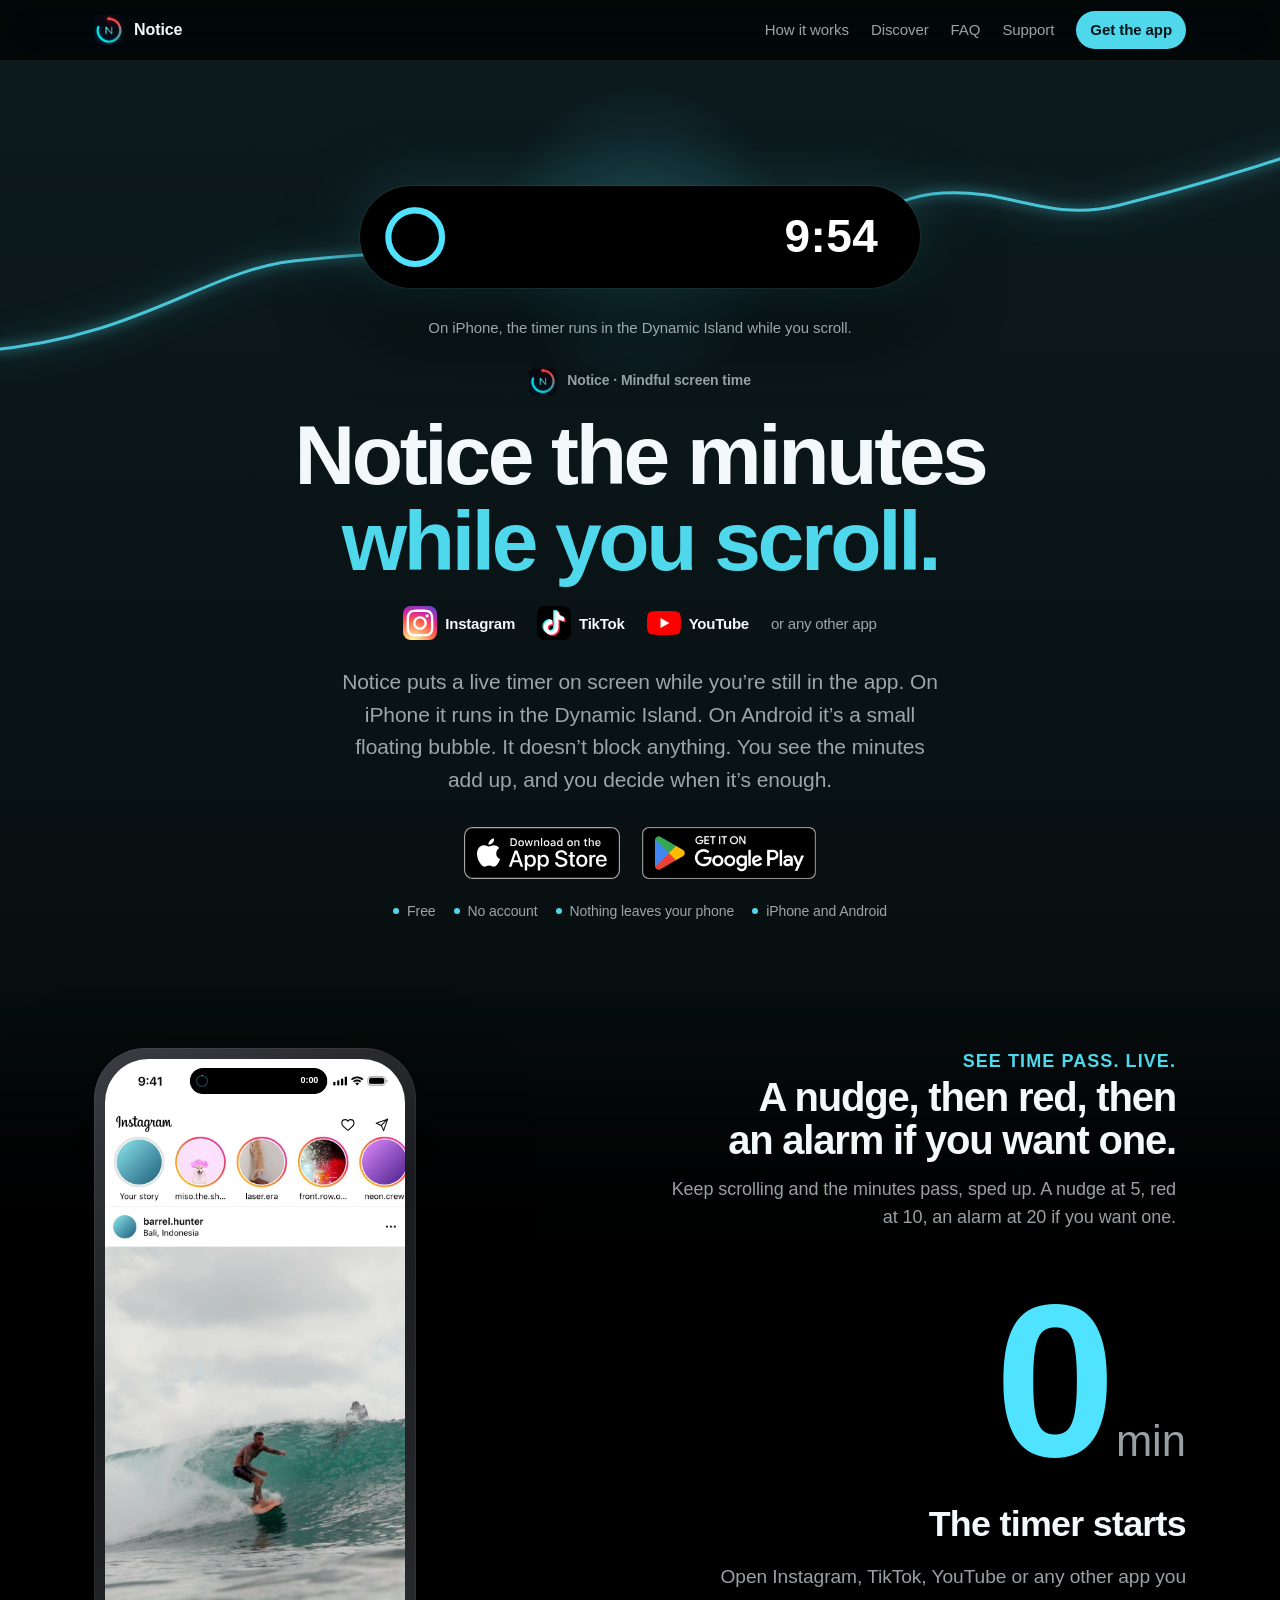
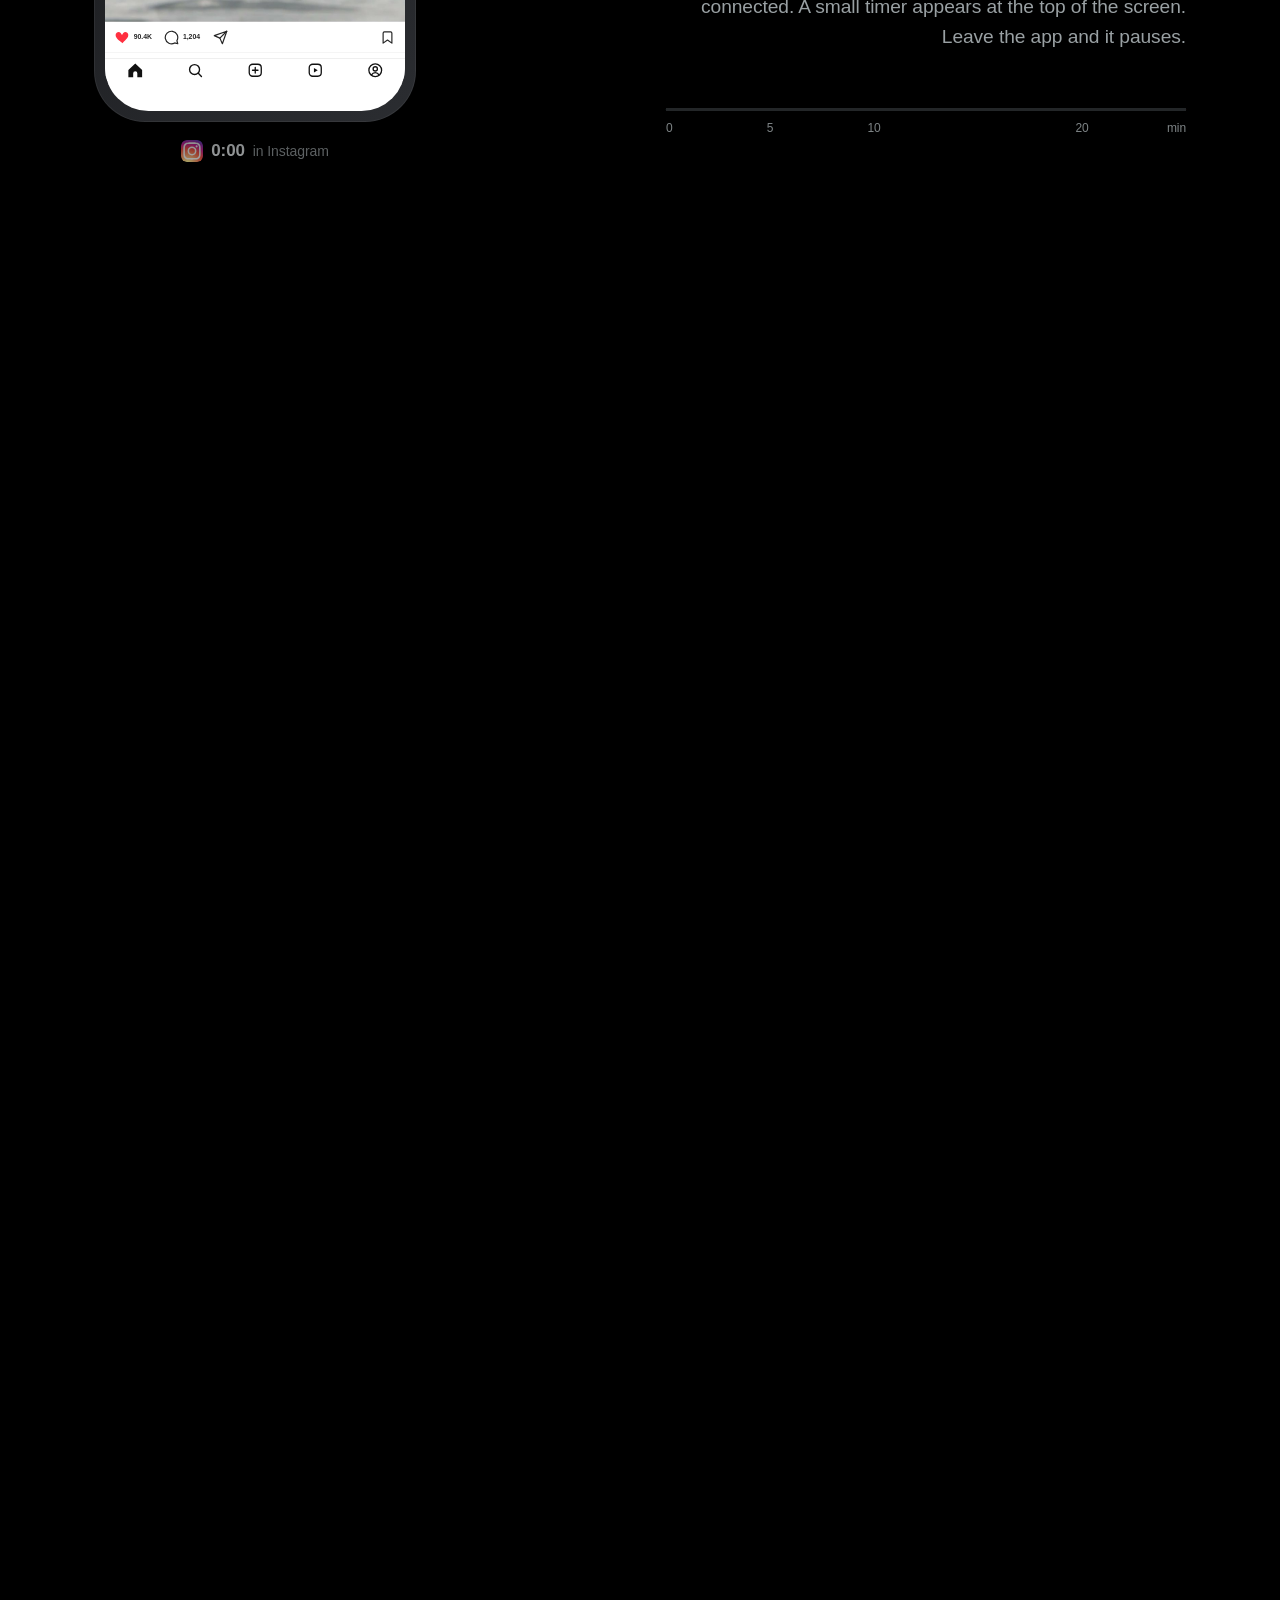
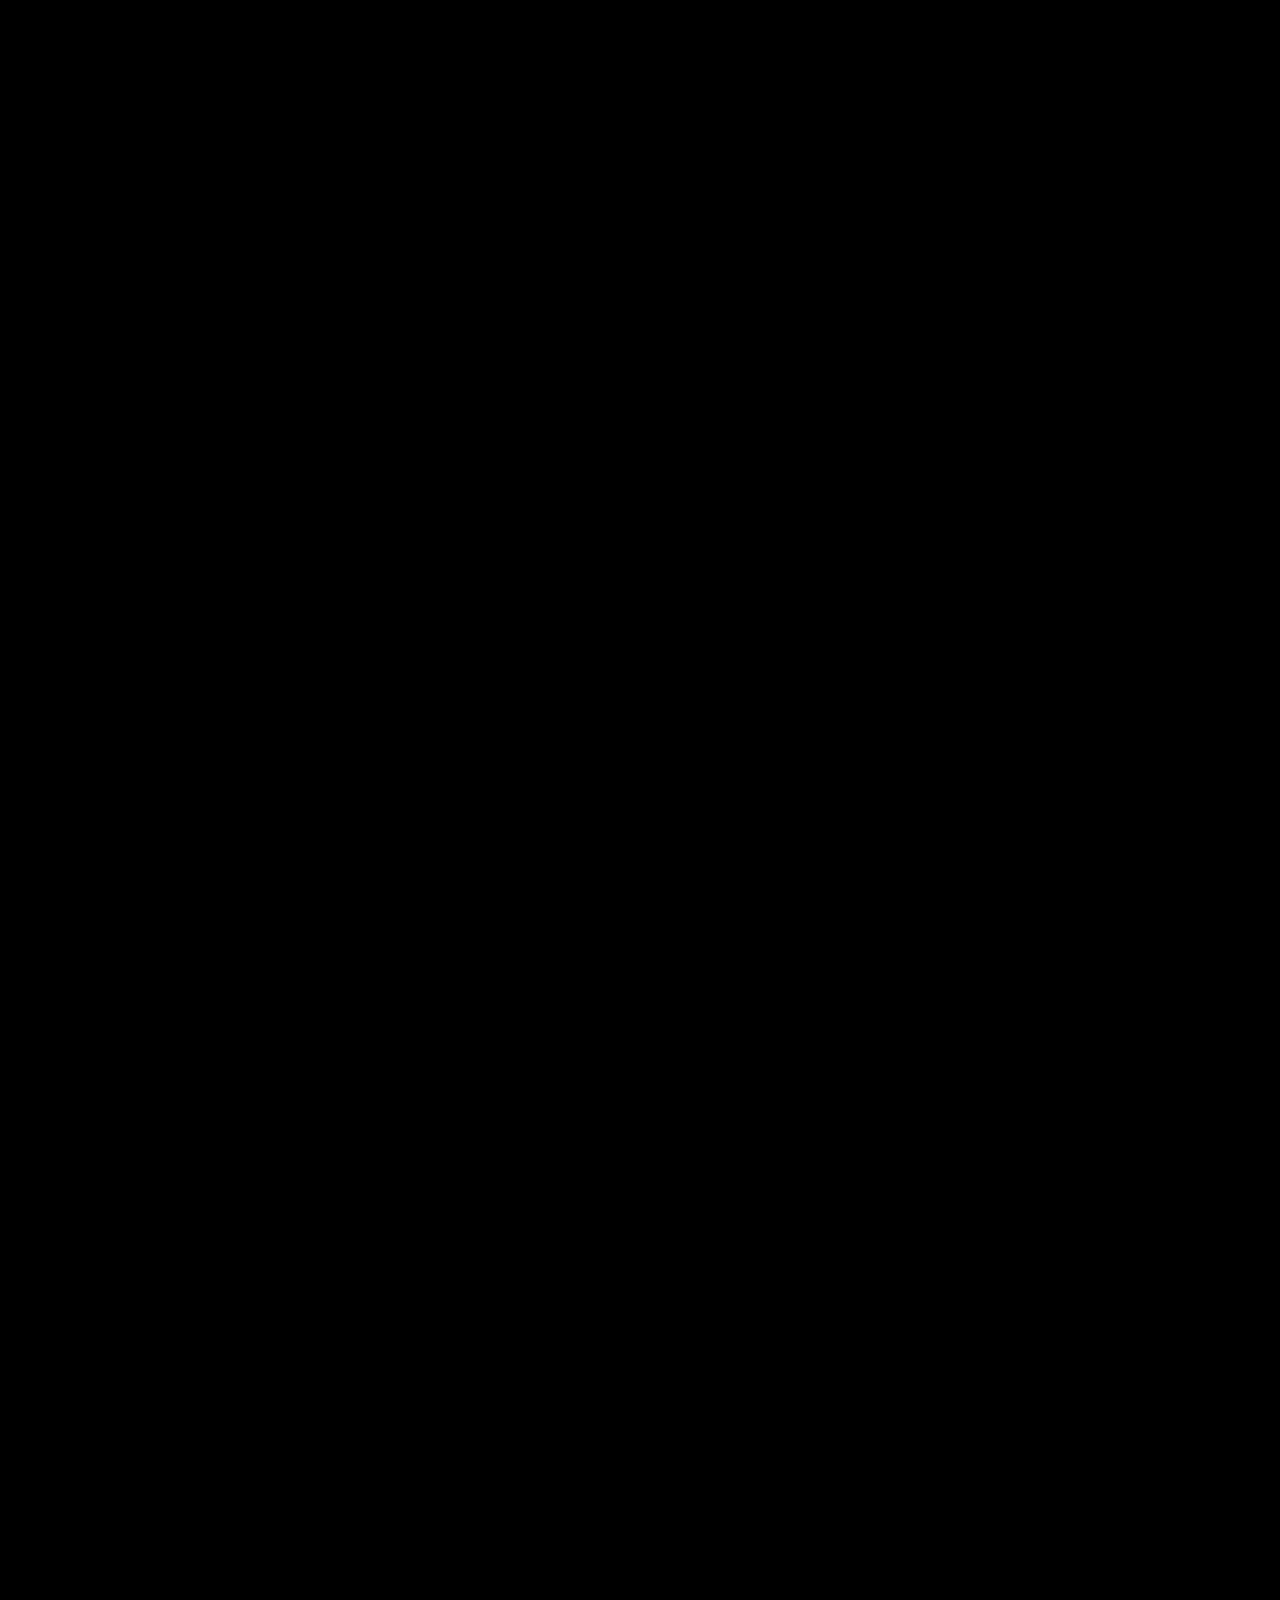
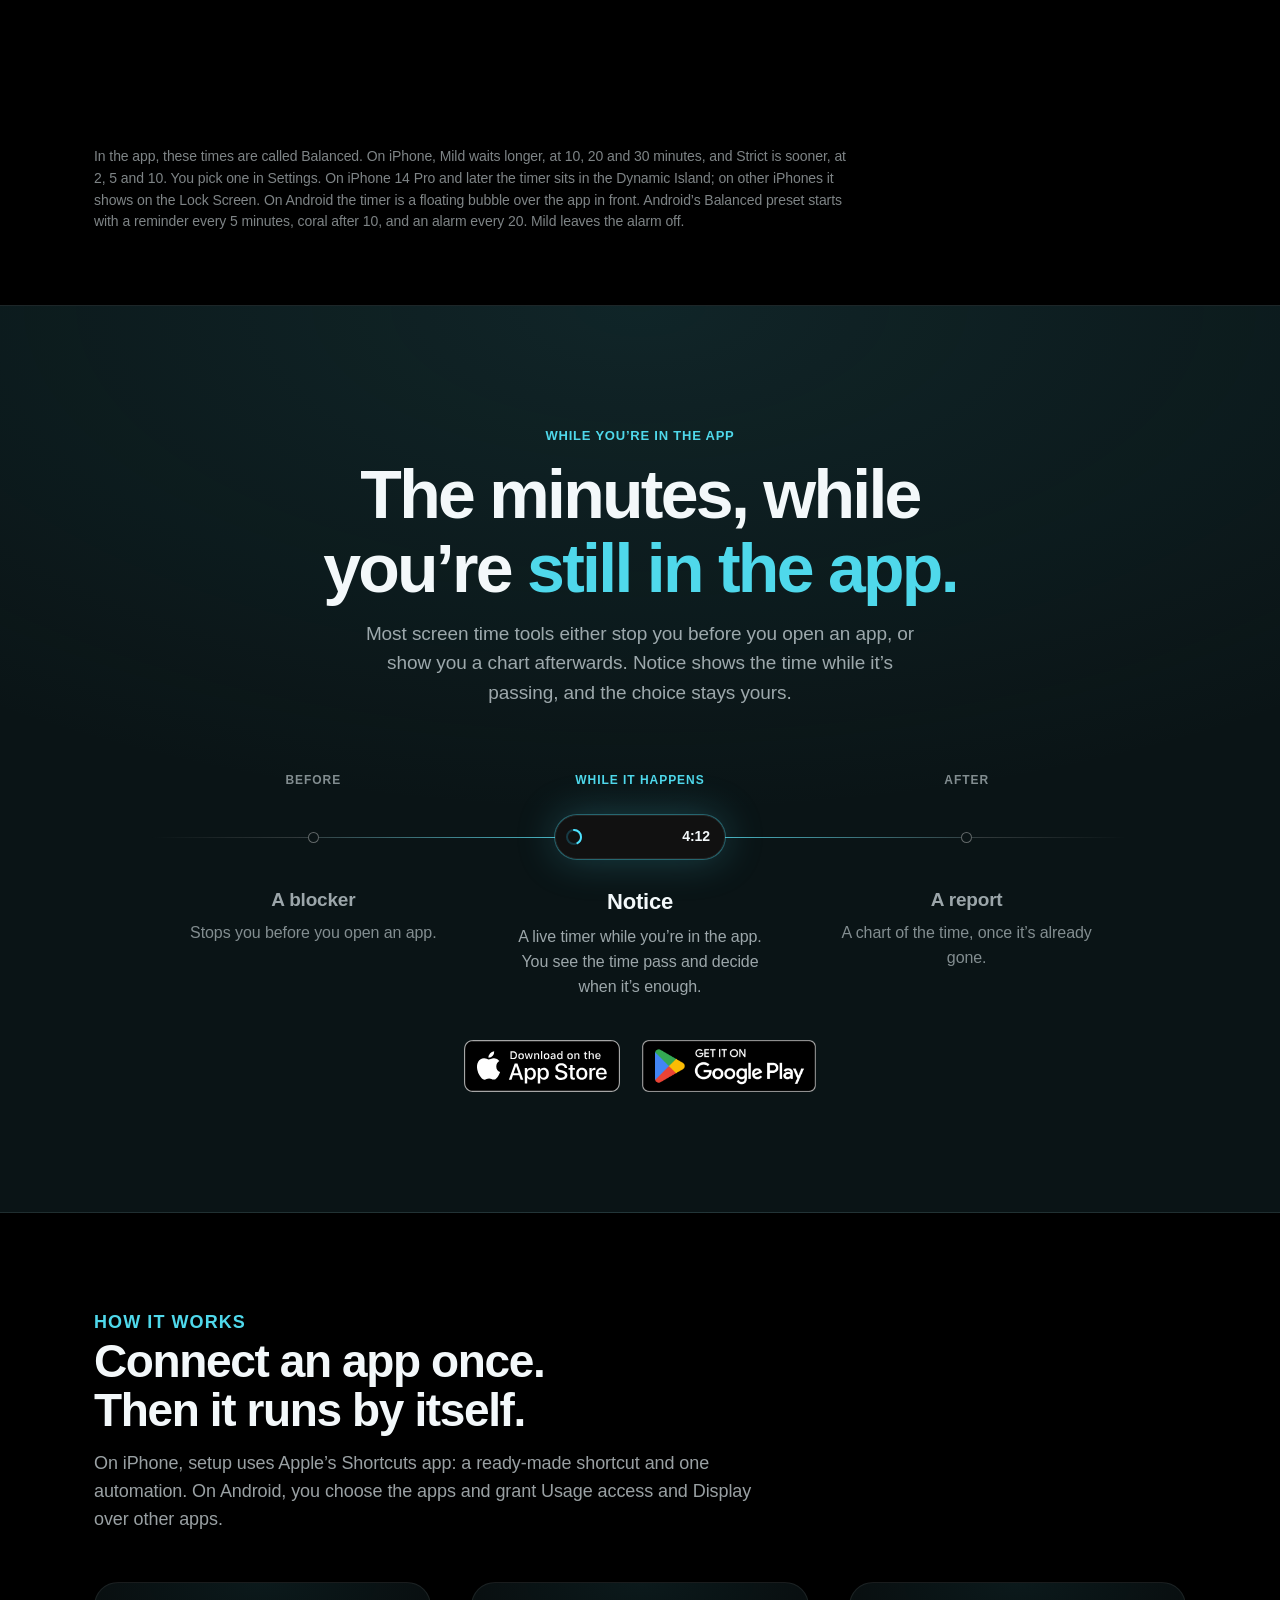
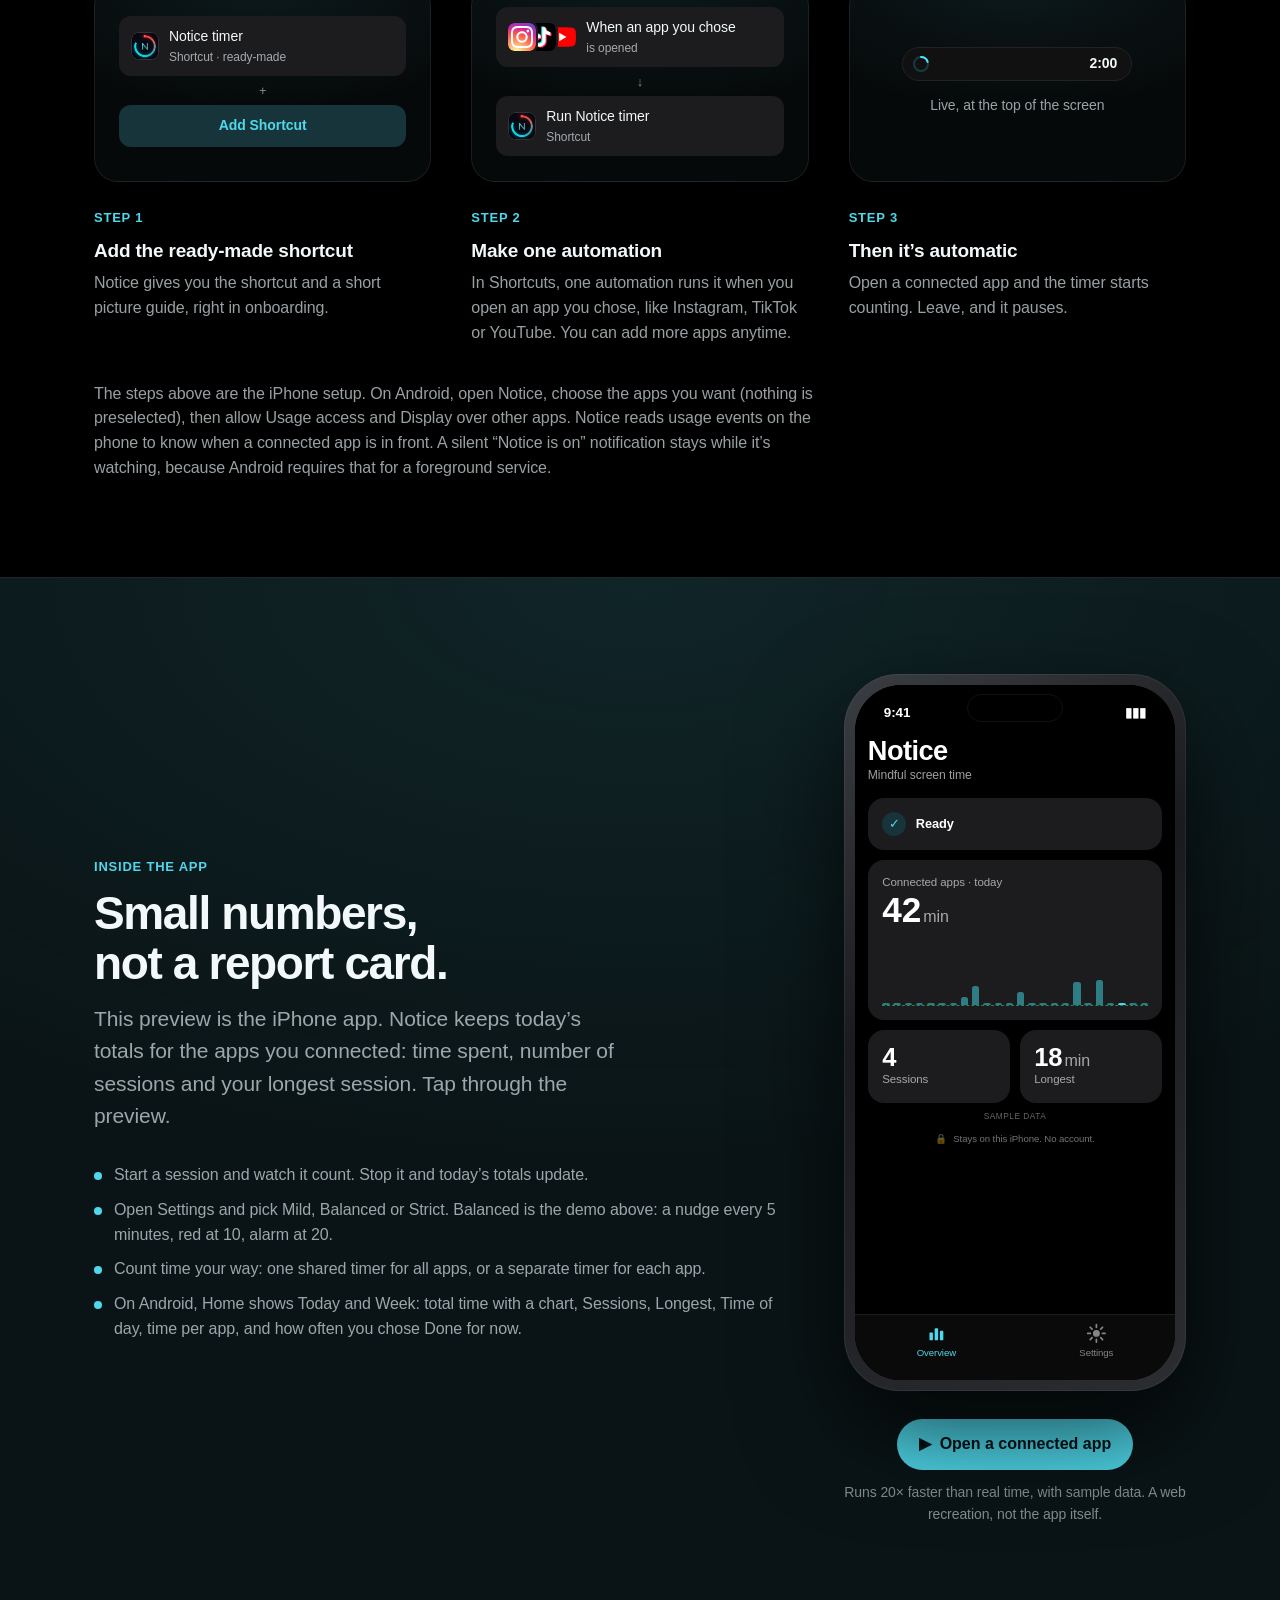
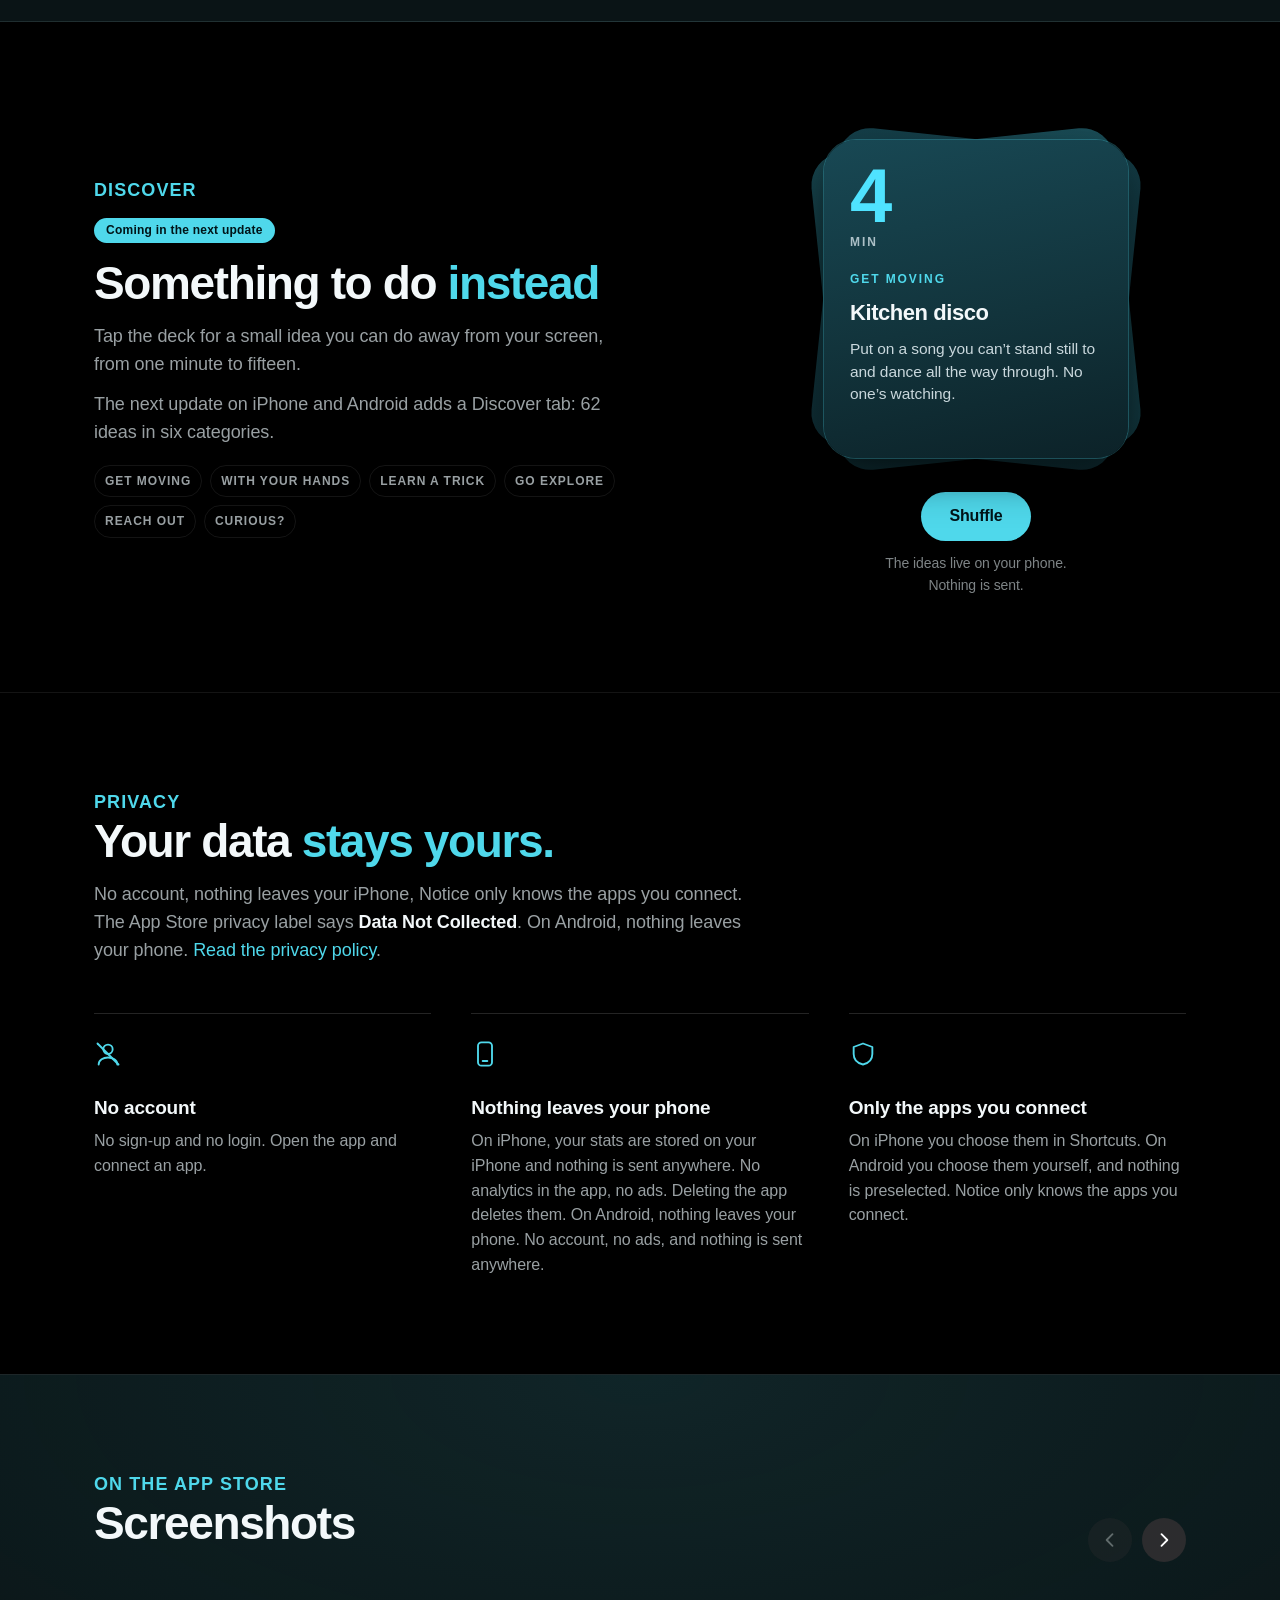
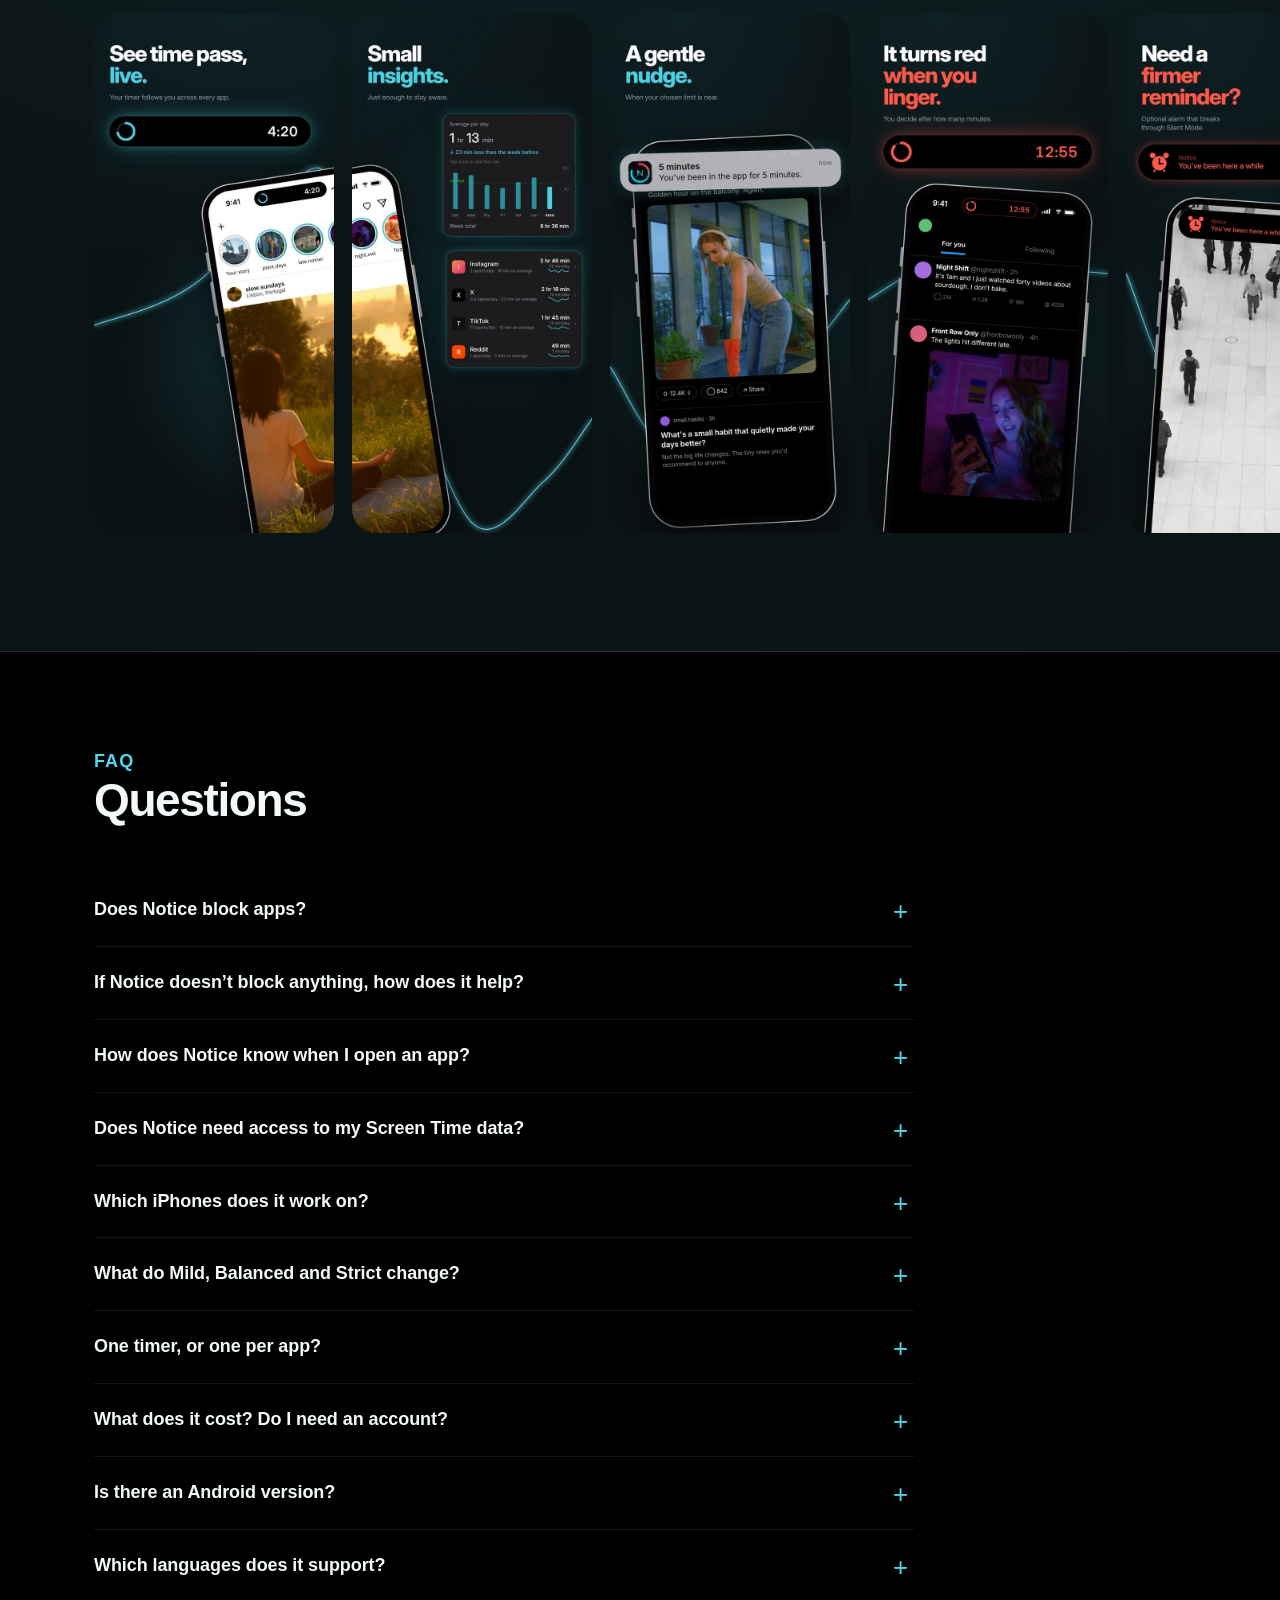
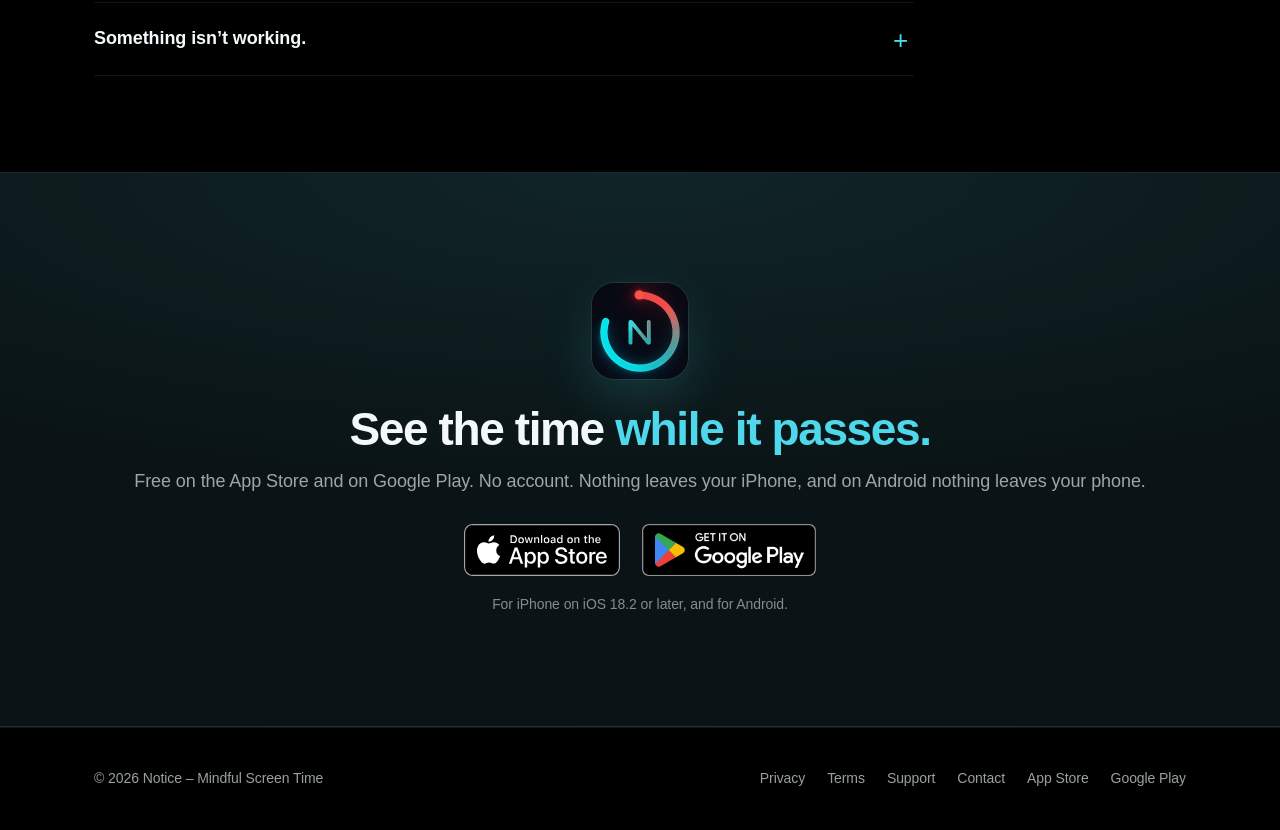
<file: index.html>
<!doctype html>
<html lang="en">
<head>
<meta charset="utf-8">
<meta name="viewport" content="width=device-width, initial-scale=1, viewport-fit=cover">
<title>Notice the minutes while you scroll</title>
<meta name="description" content="Notice puts a live timer on screen while you scroll Instagram, TikTok, YouTube or any app you connect. Free on iPhone and Android. No account, and nothing leaves your phone.">
<meta name="theme-color" content="#000000">
<meta name="openthis-verification" content="otv_19b017bdaae944f848840648b9af3dbc">
<meta name="apple-itunes-app" content="app-id=6794823541">
<!-- Absolute URLs assume the GitHub Pages address. Change them if you move to a custom domain. -->
<link rel="canonical" href="https://noticeapp.app/">
<meta property="og:type" content="website">
<meta property="og:site_name" content="Notice – Mindful Screen Time">
<meta property="og:title" content="Notice the minutes while you scroll">
<meta property="og:description" content="A live timer while you scroll Instagram, TikTok, YouTube or any app you connect. Free on iPhone and Android. No account, and nothing leaves your phone.">
<meta property="og:image" content="https://noticeapp.app/assets/og-image.png">
<meta property="og:image:width" content="1200"><meta property="og:image:height" content="630">
<meta property="og:url" content="https://noticeapp.app/">
<meta name="twitter:card" content="summary_large_image">
<meta name="twitter:title" content="Notice the minutes while you scroll">
<meta name="twitter:description" content="A live timer while you scroll Instagram, TikTok, YouTube or any app you connect. Free on iPhone and Android. No account.">
<meta name="twitter:image" content="https://noticeapp.app/assets/og-image.png">
<link rel="icon" href="favicon.ico" sizes="any">
<link rel="icon" type="image/png" sizes="32x32" href="favicon-32.png">
<link rel="apple-touch-icon" href="apple-touch-icon.png">
<link rel="stylesheet" href="styles.css">
<script type="application/ld+json">
{"@context":"https://schema.org","@graph":[
{"@type":"MobileApplication","name":"Notice – Mindful Screen Time","description":"A live timer in the Dynamic Island that shows how long you've been in an app, while you're still in it. On iPhone, setup uses Shortcuts. Free, no account, and nothing leaves your iPhone.","operatingSystem":"iOS 18.2 or later","applicationCategory":"HealthApplication","offers":{"@type":"Offer","price":"0","priceCurrency":"USD","url":"https://apps.apple.com/app/id6794823541"},"downloadUrl":"https://apps.apple.com/app/id6794823541","url":"https://noticeapp.app/","image":"https://noticeapp.app/assets/icon-512.png","screenshot":"https://noticeapp.app/assets/screenshots/01-see-time-pass-live.jpg","inLanguage":["en","sv","es","fr","de","pt","zh-Hans","ru","ar"],"sameAs":["https://apps.apple.com/app/id6794823541","https://play.google.com/store/apps/details?id=app.notice"]},
{"@type":"MobileApplication","name":"Notice – Mindful Screen Time","description":"A small floating timer over a connected app. The default is a draggable bubble with the time and a progress ring. Free, no account, no ads, and nothing leaves your phone.","operatingSystem":"Android","applicationCategory":"HealthApplication","offers":{"@type":"Offer","price":"0","priceCurrency":"USD","url":"https://play.google.com/store/apps/details?id=app.notice"},"downloadUrl":"https://play.google.com/store/apps/details?id=app.notice","url":"https://noticeapp.app/","image":"https://noticeapp.app/assets/icon-512.png","inLanguage":["en","sv"],"sameAs":["https://apps.apple.com/app/id6794823541","https://play.google.com/store/apps/details?id=app.notice"]}
]}
</script>
<script type="application/ld+json">
{"@context":"https://schema.org","@type":"FAQPage","mainEntity":[
{"@type":"Question","name":"Does Notice block apps?","acceptedAnswer":{"@type":"Answer","text":"No. Notice never stops you from using an app. It shows the time, sends a nudge, and can sound an alarm if you turn that on. What you do next is up to you."}},
{"@type":"Question","name":"If Notice doesn't block anything, how does it help?","acceptedAnswer":{"@type":"Answer","text":"It shows the time while you're still in the app, not in a report afterwards. On iPhone you see the timer count, get a nudge, and see it turn red when you pass your limit. If you want something firmer, you can turn on the hard-limit alarm. On Android the timer turns coral past your limit and stays open, with Done for now or Continue. You can turn on an alarm, which runs on its own interval."}},
{"@type":"Question","name":"How does Notice know when I open an app?","acceptedAnswer":{"@type":"Answer","text":"On iPhone, through Apple's Shortcuts app. Notice gives you a ready-made shortcut, and one Shortcuts automation runs it when you open an app you chose. A short picture guide in the app walks you through it. On Android, you grant Usage access and Display over other apps. Notice reads usage events on the phone to know when a connected app is in front."}},
{"@type":"Question","name":"Does Notice need access to my Screen Time data?","acceptedAnswer":{"@type":"Answer","text":"No. Notice doesn't use Apple's Screen Time or Family Controls APIs and doesn't ask for your Screen Time data. On iPhone it asks for Notifications, Live Activities and, only if you want the hard-limit alarm, Alarms. On Android it asks for Usage access and Display over other apps, and a silent Notice is on notification stays while it's watching, because Android requires that for a foreground service."}},
{"@type":"Question","name":"Which iPhones does it work on?","acceptedAnswer":{"@type":"Answer","text":"iOS 18.2 and later. The live timer appears in the Dynamic Island on iPhone 14 Pro and later, and on the Lock Screen on other models. The hard-limit alarm needs iOS 26.1 or later."}},
{"@type":"Question","name":"What do Mild, Balanced and Strict change?","acceptedAnswer":{"@type":"Answer","text":"On iPhone, how often you're reminded, when the timer turns red, and when the alarm goes off. Balanced reminds you every 5 minutes, turns red at 10 and sounds the alarm at 20. Mild is 10, 20 and 30; Strict is 2, 5 and 10. The alarm can be turned off. On Android, Balanced starts with a reminder every 5 minutes, coral after 10, and an alarm every 20. Mild leaves the alarm off. Strict and Custom are there too."}},
{"@type":"Question","name":"What does it cost? Do I need an account?","acceptedAnswer":{"@type":"Answer","text":"Notice is free on the App Store and on Google Play. There's no account or sign-up. On Android there are no ads and no in-app purchases."}},
{"@type":"Question","name":"Is there an Android version?","acceptedAnswer":{"@type":"Answer","text":"Yes. Notice is on Google Play. A small floating timer appears over a connected app when that app is in front. The default is a draggable bubble: a capsule with the time and a progress ring that snaps to either edge. You can switch to a Camera island pill around the front-camera hole, and it falls back to the bubble if there is no usable hole. Size is Small, Medium or Large, and you can set the opacity. The ring fills toward the next reminder. At each reminder a short quiet note shows the time in the app. Past the limit the timer turns coral and stays open, with Done for now or Continue. There is no snooze. An optional alarm runs on its own interval, can sound when the phone is quiet, and shows a full-screen cue. The running timer is not shown on the lock screen. Nothing leaves your phone."}}
]}
</script>
</head>
<body>
<a class="skip" href="#main">Skip to content</a>
<header class="nav">
  <div class="wrap">
    <a class="brand" href="./"><img src="assets/icon-192.png" alt="" width="30" height="30"><span>Notice</span></a>
    <nav class="nav-links" aria-label="Main">
      <a class="hide-sm" href="#how">How it works</a>
      <a class="hide-sm" href="#discover">Discover</a>
      <a class="hide-sm" href="#faq">FAQ</a>
      <a href="support.html">Support</a>
      <a class="get" href="#download">Get the app</a>
    </nav>
  </div>
</header>

<main id="main">
<!-- HERO -->
<section class="hero hero-c" aria-labelledby="h-hero">
  <svg class="flow" viewBox="0 0 1440 300" preserveAspectRatio="none" aria-hidden="true"><path id="flowPath" d="M-20 250 C 160 236, 230 170, 330 160 S 520 150, 600 150 L 840 150 C 960 150, 980 96, 1060 92 S 1180 122, 1260 104 S 1400 70, 1460 52"/></svg>
  <div class="wrap">
    <div class="stage-hero" id="heroStage" aria-hidden="true">
      <div class="halo"></div>
      <div class="big-island">
        <svg class="ring" viewBox="0 0 36 36"><circle class="track" cx="18" cy="18" r="15"/><circle class="prog" cx="18" cy="18" r="15" pathLength="100" stroke-dasharray="0 100"/></svg>
        <span class="t" id="heroTime">9:52</span>
      </div>
      <p class="hero-cap" id="heroCap">The timer runs in the Dynamic Island while you scroll.</p>
    </div>
    <p class="eyebrow"><img src="assets/icon-192.png" alt="" width="28" height="28">Notice · Mindful screen time</p>
    <h1 id="h-hero">Notice the minutes <span class="acc">while you scroll.</span></h1>
    <ul class="apps" aria-label="Apps you can connect">
      <li><img class="mk ig" src="assets/icons/instagram.svg" alt="" width="34" height="34" aria-hidden="true">Instagram</li>
      <li><img class="mk tt" src="assets/icons/tiktok.svg" alt="" width="34" height="34" aria-hidden="true">TikTok</li>
      <li><img class="mk yt" src="assets/icons/youtube.svg" alt="" width="34" height="34" aria-hidden="true">YouTube</li>
      <li class="any">or any other app</li>
    </ul>
    <p class="lead">Notice puts a live timer on screen while you’re still in the app. On iPhone it runs in the Dynamic Island. On Android it’s a small floating bubble. It doesn’t block anything. You see the minutes add up, and you decide when it’s enough.</p>
    <div class="cta" id="download">
      <a class="badge" href="https://apps.apple.com/app/id6794823541" aria-label="Download Notice on the App Store"><img src="assets/app-store-badge.svg" alt="Download on the App Store" width="156" height="52"></a>
      <a class="badge" href="https://play.google.com/store/apps/details?id=app.notice" aria-label="Get Notice on Google Play"><img src="assets/google-play-badge.png" alt="Get it on Google Play" width="175" height="52"></a>
    </div>
    <ul class="facts"><li>Free</li><li>No account</li><li>Nothing leaves your phone</li><li>iPhone and Android</li></ul>
  </div>
</section>

<!-- 5 / 10 / 20 DEMO: the stage stays put, scrolling moves the clock -->
<section id="demo" aria-labelledby="h-demo">
  <div class="scrolly" id="scrolly">
    <div class="stage">
      <div class="wrap stage-in">
        <div class="head">
          <p class="label c">See time pass. Live.</p>
          <h2 id="h-demo">A nudge, then red, then an alarm if you want one.</h2>
          <p>Keep scrolling and the minutes pass, sped up. A nudge at 5, red at 10, an alarm at 20 if you want one.</p>
        </div>
        <ol class="beats" id="stages">
        <li data-at="0">
          <span class="bt-time num">0<small>min</small></span>
          <h3>The timer starts</h3>
          <p>Open Instagram, TikTok, YouTube or any other app you connected. A small timer appears at the top of the screen. Leave the app and it pauses.</p>
        </li>
        <li data-at="5">
          <span class="bt-time num">5<small>min</small></span>
          <h3>A nudge</h3>
          <p>A notification every 5 minutes: <q>You’ve been in the app for 5 minutes.</q></p>
        </li>
        <li data-at="10" class="r">
          <span class="bt-time num">10<small>min</small></span>
          <h3>It turns red when you linger</h3>
          <p>When you reach your limit, the timer turns red so you see it at a glance.</p>
        </li>
        <li data-at="20" class="r">
          <span class="bt-time num">20<small>min</small></span>
          <h3>Need a firmer reminder?</h3>
          <p>An optional hard limit with an alarm that breaks through Silent Mode and Focus. Turn it off anytime. Needs iOS 26.1 or later.</p>
        </li>
        </ol>
        <div class="dprog" aria-hidden="true">
          <div class="dprog-track"><i id="dProg"></i></div>
          <div class="dprog-marks"><span style="left:0">0</span><span style="left:20%">5</span><span style="left:40%">10</span><span style="left:80%">20</span><span style="left:100%">min</span></div>
        </div>
        <div class="stage-phone">
      <div class="phone" role="group" aria-label="Simulated iPhone showing Notice over an Instagram-style feed">
        <div class="screen" id="demoScreen">
          <img class="feed" src="assets/demo-feed-photos.jpg" alt="A photo feed styled like Instagram, with stories, likes and a post from Bali" width="880" height="1912">
          <div class="ig-ui" aria-hidden="true">
            <span class="ig-cover" style="left:3.86%;top:7.43%;width:6.6%;height:2.72%"></span>
            <img class="ig-word" src="assets/icons/instagram-wordmark.svg" alt="">
            <span class="ig-slot" style="left:77.6%;top:7.5%;width:7%;height:3.75%"><svg viewBox="0 0 24 24"><path fill="currentColor" d="M16.792 3.904A4.989 4.989 0 0 1 21.5 9.122c0 3.072-2.652 4.959-5.197 7.222-2.512 2.243-3.865 3.469-4.303 3.752-.477-.309-2.143-1.823-4.303-3.752C5.141 14.072 2.5 12.167 2.5 9.122a4.989 4.989 0 0 1 4.708-5.218 4.21 4.21 0 0 1 3.675 1.941c.84 1.175.98 1.763 1.12 1.763s.278-.588 1.11-1.766a4.17 4.17 0 0 1 3.679-1.938m0-2a6.04 6.04 0 0 0-4.797 2.127 6.052 6.052 0 0 0-4.787-2.127A6.985 6.985 0 0 0 .5 9.122c0 3.61 2.55 5.827 5.015 7.97.283.246.569.494.853.747l1.027.918a44.998 44.998 0 0 0 3.518 3.018 2 2 0 0 0 2.174 0 45.263 45.263 0 0 0 3.626-3.115l.922-.824c.293-.26.59-.519.885-.774 2.334-2.025 4.98-4.32 4.98-7.94a6.985 6.985 0 0 0-6.708-7.218Z"/></svg></span>
            <span class="ig-slot" style="left:88.6%;top:7.35%;width:7.4%;height:3.9%"><svg viewBox="0 0 24 24" fill="none" stroke="currentColor" stroke-width="1.9" stroke-linejoin="round" stroke-linecap="round"><path d="M22 2 11 13"/><path d="M22 2 15 22 11 13 2 9 22 2z"/></svg></span>
            <div class="ig-actions">
              <span><svg viewBox="0 0 24 24"><path fill="#FF3040" d="M12 21s-7.05-4.55-9.55-8.55C.55 9.85.4 6.35 2.7 4.45 4.65 2.85 7.35 3.05 9.05 4.85 9.7 5.55 10.2 6.4 10.55 7.2c.25.55.95.55 1.2 0 .35-.8.85-1.65 1.5-2.35 1.7-1.8 4.4-2 6.35-.4 2.3 1.9 2.15 5.4.25 8S12 21 12 21z"/></svg>90.4K</span>
              <span><svg viewBox="0 0 24 24" fill="none" stroke="currentColor" stroke-width="1.9" stroke-linejoin="round"><path d="M20.656 17.008a9.993 9.993 0 1 0-3.59 3.615L22 22Z"/></svg>1,204</span>
              <span><svg viewBox="0 0 24 24" fill="none" stroke="currentColor" stroke-width="1.9" stroke-linejoin="round" stroke-linecap="round"><path d="M22 2 11 13"/><path d="M22 2 15 22 11 13 2 9 22 2z"/></svg></span>
              <span class="end"><svg viewBox="0 0 24 24" fill="none" stroke="currentColor" stroke-width="1.9" stroke-linejoin="round"><path d="M19 21 12 16 5 21V5a2 2 0 0 1 2-2h10a2 2 0 0 1 2 2z"/></svg></span>
            </div>
            <div class="ig-tabs">
              <svg viewBox="0 0 24 24"><path fill="currentColor" d="M9.005 16.545a2.997 2.997 0 0 1 2.997-2.997A2.997 2.997 0 0 1 15 16.545V22h7V11.543L12 2 2 11.543V22h7.005Z"/></svg>
              <svg viewBox="0 0 24 24" fill="none" stroke="currentColor" stroke-width="2" stroke-linecap="round"><circle cx="11" cy="11" r="7.25"/><path d="m21 21-4.2-4.2"/></svg>
              <svg viewBox="0 0 24 24" fill="none" stroke="currentColor" stroke-width="1.9" stroke-linecap="round" stroke-linejoin="round"><rect x="3.25" y="3.25" width="17.5" height="17.5" rx="5"/><path d="M12 8v8M8 12h8"/></svg>
              <svg viewBox="0 0 24 24" fill="none" stroke="currentColor" stroke-width="1.9" stroke-linejoin="round"><rect x="3.25" y="3.25" width="17.5" height="17.5" rx="5"/><path fill="currentColor" stroke="none" d="M10.1 8.7v6.6l5.5-3.3-5.5-3.3z"/></svg>
              <svg viewBox="0 0 24 24" fill="none" stroke="currentColor" stroke-width="1.9" stroke-linecap="round"><circle cx="12" cy="12" r="9.25"/><circle cx="12" cy="10" r="3.1"/><path d="M6.6 18.7a6.2 6.2 0 0 1 10.8 0"/></svg>
            </div>
          </div>
          <div class="u alarm-flash" id="dFlash"></div>
          <div class="u banner" id="dBanner" role="status" aria-live="polite">
            <img src="assets/icon-192.png" alt="">
            <div class="bt"><b id="dBannerT">5 minutes</b><span id="dBannerB">You’ve been in the app for 5 minutes.</span></div>
            <i>now</i>
          </div>
          <div class="u island" id="dIsland">
            <svg class="ring" viewBox="0 0 36 36"><circle class="track" cx="18" cy="18" r="14"/><circle class="prog" cx="18" cy="18" r="14" pathLength="100" stroke-dasharray="0 100"/></svg>
            <span class="t" id="dTime">0:00</span>
            <div class="alarm-in">
              <svg class="alarm-ic" viewBox="0 0 24 24" aria-hidden="true"><circle cx="12" cy="13" r="8" fill="#ff4f58"/><path d="M12 9v4.5h3" stroke="#000" stroke-width="2" fill="none" stroke-linecap="round"/><path d="M3.5 6.5 6.5 3.5M20.5 6.5 17.5 3.5" stroke="#ff4f58" stroke-width="2.4" stroke-linecap="round"/></svg>
              <div class="alarm-tx"><small>Notice</small><b>You’ve been here a while</b></div>
              <span class="alarm-x" aria-hidden="true">✕</span>
            </div>
          </div>
        </div>
      </div>
          <p class="clock-read"><img class="mk ig" src="assets/icons/instagram.svg" alt="" width="22" height="22" aria-hidden="true"><span><span class="num" id="dRead">0:00</span> in Instagram</span></p>
        </div>
      </div>
    </div>
  </div>
  <div class="wrap"><p class="fine">In the app, these times are called Balanced. On iPhone, Mild waits longer, at 10, 20 and 30 minutes, and Strict is sooner, at 2, 5 and 10. You pick one in Settings. On iPhone 14 Pro and later the timer sits in the Dynamic Island; on other iPhones it shows on the Lock Screen. On Android the timer is a floating bubble over the app in front. Android’s Balanced preset starts with a reminder every 5 minutes, coral after 10, and an alarm every 20. Mild leaves the alarm off.</p></div>
</section>

<!-- WHY: before / after / during -->
<section id="why" class="band alt" aria-labelledby="h-why">
  <div class="wrap">
    <p class="label c">While you’re in the app</p>
    <h2 id="h-why">The minutes, while you’re <span class="acc">still in the app.</span></h2>
    <p>Most screen time tools either stop you before you open an app, or show you a chart afterwards. Notice shows the time while it’s passing, and the choice stays yours.</p>
    <ol class="timeline">
      <li>
        <span class="when">Before</span>
        <span class="mark" aria-hidden="true"><span class="dot"></span></span>
        <h3>A blocker</h3>
        <p>Stops you before you open an app.</p>
      </li>
      <li class="on">
        <span class="when">While it happens</span>
        <span class="mark" aria-hidden="true"><span class="dot"></span><span class="mini-island static"><svg class="ring" viewBox="0 0 36 36"><circle class="track" cx="18" cy="18" r="14" style="stroke-width:4"/><circle class="prog" cx="18" cy="18" r="14" pathLength="100" stroke-dasharray="42 100" style="stroke-width:4"/></svg><span class="t">4:12</span></span></span>
        <h3>Notice</h3>
        <p>A live timer while you’re in the app. You see the time pass and decide when it’s enough.</p>
      </li>
      <li>
        <span class="when">After</span>
        <span class="mark" aria-hidden="true"><span class="dot"></span></span>
        <h3>A report</h3>
        <p>A chart of the time, once it’s already gone.</p>
      </li>
    </ol>
    <div class="cta"><a class="badge" href="https://apps.apple.com/app/id6794823541" aria-label="Download Notice on the App Store"><img src="assets/app-store-badge.svg" alt="Download on the App Store" width="156" height="52" loading="lazy"></a>
      <a class="badge" href="https://play.google.com/store/apps/details?id=app.notice" aria-label="Get Notice on Google Play"><img src="assets/google-play-badge.png" alt="Get it on Google Play" width="175" height="52" loading="lazy"></a></div>
  </div>
</section>

<!-- HOW IT WORKS -->
<section id="how" aria-labelledby="h-how">
  <div class="wrap">
    <div class="head">
      <p class="label c">How it works</p>
      <h2 id="h-how">Connect an app once. Then it runs by itself.</h2>
      <p>On iPhone, setup uses Apple’s Shortcuts app: a ready-made shortcut and one automation. On Android, you choose the apps and grant Usage access and Display over other apps.</p>
    </div>
    <ol class="steps">
      <li class="step">
        <div class="vis" aria-hidden="true">
          <div class="sc"><span class="ic" style="background:#000;border:1px solid #333"><img src="assets/icon-192.png" alt="" style="width:28px;border-radius:7px"></span><span>Notice timer<small>Shortcut · ready-made</small></span></div>
          <span class="arrow">+</span>
          <div class="sc add"><span>Add Shortcut</span></div>
        </div>
        <span class="n">Step 1</span>
        <h3>Add the ready-made shortcut</h3>
        <p>Notice gives you the shortcut and a short picture guide, right in onboarding.</p>
      </li>
      <li class="step">
        <div class="vis" aria-hidden="true">
          <div class="sc"><span class="ics" aria-hidden="true"><img class="mk ig" src="assets/icons/instagram.svg" alt="" width="28" height="28"><img class="mk tt" src="assets/icons/tiktok.svg" alt="" width="28" height="28"><img class="mk yt" src="assets/icons/youtube.svg" alt="" width="28" height="28"></span><span>When an app you chose<small>is opened</small></span></div>
          <span class="arrow">↓</span>
          <div class="sc"><span class="ic" style="background:#000;border:1px solid #333"><img src="assets/icon-192.png" alt="" style="width:28px;border-radius:7px"></span><span>Run Notice timer<small>Shortcut</small></span></div>
        </div>
        <span class="n">Step 2</span>
        <h3>Make one automation</h3>
        <p>In Shortcuts, one automation runs it when you open an app you chose, like Instagram, TikTok or YouTube. You can add more apps anytime.</p>
      </li>
      <li class="step">
        <div class="vis" aria-hidden="true">
          <div class="mini-island" id="miniIsland"><svg class="ring" viewBox="0 0 36 36"><circle class="track" cx="18" cy="18" r="14" style="stroke-width:4"/><circle class="prog" cx="18" cy="18" r="14" pathLength="100" stroke-dasharray="20 100" style="stroke-width:4"/></svg><span class="t" id="miniT">2:00</span></div>
          <p class="hint" style="text-align:center;margin-top:6px">Live, at the top of the screen</p>
        </div>
        <span class="n">Step 3</span>
        <h3>Then it’s automatic</h3>
        <p>Open a connected app and the timer starts counting. Leave, and it pauses.</p>
      </li>
    </ol>
    <p class="platform-note">The steps above are the iPhone setup. On Android, open Notice, choose the apps you want (nothing is preselected), then allow Usage access and Display over other apps. Notice reads usage events on the phone to know when a connected app is in front. A silent “Notice is on” notification stays while it’s watching, because Android requires that for a foreground service.</p>
  </div>
</section>

<!-- APP PREVIEW -->
<section id="inside" class="alt" aria-labelledby="h-inside">
  <div class="wrap">
    <div class="preview">
      <div>
        <p class="label c">Inside the app</p>
        <h2 id="h-inside">Small numbers, not a report card.</h2>
        <p class="lead">This preview is the iPhone app. Notice keeps today’s totals for the apps you connected: time spent, number of sessions and your longest session. Tap through the preview.</p>
        <ul class="bullets">
          <li>Start a session and watch it count. Stop it and today’s totals update.</li>
          <li>Open Settings and pick Mild, Balanced or Strict. Balanced is the demo above: a nudge every 5 minutes, red at 10, alarm at 20.</li>
          <li>Count time your way: one shared timer for all apps, or a separate timer for each app.</li>
          <li>On Android, Home shows Today and Week: total time with a chart, Sessions, Longest, Time of day, time per app, and how often you chose Done for now.</li>
        </ul>
      </div>
      <div class="phone-col">
      <div class="phone" role="group" aria-label="Interactive preview of the Notice app">
        <div class="screen">
          <div class="app" id="app">
            <div class="sb"><span class="num">9:41</span><span class="di" id="pDI"><svg class="ring" viewBox="0 0 36 36"><circle class="track" cx="18" cy="18" r="14" style="stroke-width:4"/><circle class="prog" cx="18" cy="18" r="14" pathLength="100" stroke-dasharray="0 100" style="stroke-width:4"/></svg><span class="t" id="pDIt">0:00</span></span><span aria-hidden="true">▮▮▮</span></div>

            <div class="body" id="pOverview" role="tabpanel" aria-label="Overview">
              <h4>Notice</h4>
              <p class="sub">Mindful screen time</p>
              <div class="card" id="pReady"><div class="row"><span class="chk" aria-hidden="true">✓</span><b>Ready</b></div></div>
              <div class="card session" id="pSession" hidden>
                <div class="cap">Current session</div>
                <div class="big" id="pSessT">0:00</div>
                <div class="cap" id="pSessNote">Turns red at 10:00</div>
                <button class="stopbtn" id="pStop" type="button">Stop session</button>
              </div>
              <div class="card">
                <div class="cap">Connected apps · today</div>
                <div class="big" id="pTotal">42<small>min</small></div>
                <div class="bars" id="pBars"></div>
              </div>
              <div class="grid2">
                <div class="card"><div class="big" id="pCount" style="font-size:calc(var(--w)*.08)">4</div><div class="cap">Sessions</div></div>
                <div class="card"><div class="big" id="pLong" style="font-size:calc(var(--w)*.08)">18<small>min</small></div><div class="cap">Longest</div></div>
              </div>
              <div class="sample">SAMPLE DATA</div>
              <div class="privacy-line"><span aria-hidden="true">🔒</span> Stays on this iPhone. No account.</div>
            </div>

            <div class="body" id="pSettings" role="tabpanel" aria-label="Settings" hidden>
              <h4 style="margin-bottom:calc(var(--w)*.03)">Settings</h4>
              <div class="seclabel" id="pPresetL">How strict</div>
              <div class="seg" role="radiogroup" aria-labelledby="pPresetL" data-presets>
                <button type="button" role="radio" aria-checked="false" data-p="mild">Mild</button><button type="button" role="radio" aria-checked="true" data-p="balanced">Balanced</button><button type="button" role="radio" aria-checked="false" data-p="strict">Strict</button>
              </div>
              <div class="card glance" style="padding-top:0;padding-bottom:0">
                <div class="set"><span class="si" style="background:#16343a;color:var(--accent)" aria-hidden="true">🔔</span><span class="sl">Reminder<small>A notification while you’re in the app</small></span><output id="oRem">every 5 min</output></div>
                <div class="set"><span class="si" style="background:#3a1512;color:#ff6a5e" aria-hidden="true">⚑</span><span class="sl">Limit<small>The timer turns red</small></span><output id="oRed">10 min</output></div>
                <div class="set"><span class="si" style="background:#3a2412;color:#ff9a3d" aria-hidden="true">⏰</span><span class="sl">Hard limit alarm<small>Breaks through Silent Mode and Focus</small></span><output id="oAlarm">20 min</output><button class="tog" id="oAlarmOn" type="button" role="switch" aria-checked="true" aria-label="Hard limit alarm"></button></div>
              </div>
              <div class="seclabel" id="pModeL">Count time</div>
              <div class="seg" role="radiogroup" aria-labelledby="pModeL" id="pMode">
                <button type="button" role="radio" aria-checked="true" data-m="shared">One shared timer</button><button type="button" role="radio" aria-checked="false" data-m="perApp">One per app</button>
              </div>
              <p class="segnote" id="pModeNote">One timer for all your connected apps. Switch apps and it keeps counting.</p>
              <div class="seclabel">Help</div>
              <div class="card"><div class="row"><span class="si" style="width:calc(var(--w)*.075);height:calc(var(--w)*.075);border-radius:8px;background:#16343a;display:grid;place-items:center" aria-hidden="true">?</span><span class="sl">Shortcuts setup guide<small style="display:block;color:rgba(255,255,255,.5);font-size:calc(var(--w)*.03)">Step-by-step pictures for connecting apps</small></span></div></div>
            </div>

            <div class="tabs" role="tablist" aria-label="Preview tabs">
              <button type="button" role="tab" aria-selected="true" aria-controls="pOverview" data-tab="pOverview"><svg viewBox="0 0 24 24" aria-hidden="true"><rect x="4" y="11" width="4" height="9" rx="1"/><rect x="10" y="6" width="4" height="14" rx="1"/><rect x="16" y="9" width="4" height="11" rx="1"/></svg>Overview</button>
              <button type="button" role="tab" aria-selected="false" aria-controls="pSettings" data-tab="pSettings"><svg viewBox="0 0 24 24" aria-hidden="true"><circle cx="12" cy="12" r="4"/><g stroke="currentColor" stroke-width="2" stroke-linecap="round"><path d="M12 2v3M12 19v3M2 12h3M19 12h3M4.9 4.9l2.1 2.1M17 17l2.1 2.1M4.9 19.1 7 17M17 7l2.1-2.1"/></g></svg>Settings</button>
            </div>
          </div>
        </div>
      </div>
        <div class="try">
          <button class="primary" id="pOpen" type="button" aria-pressed="false">▶&nbsp; Open a connected app</button>
          <p class="hint">Runs 20× faster than real time, with sample data. A web recreation, not the app itself.</p>
        </div>
      </div>
    </div>
  </div>
</section>

<!-- DISCOVER -->
<section id="discover" aria-labelledby="h-discover">
  <div class="wrap discover">
    <div class="head">
      <p class="label c">Discover</p>
      <p class="coming">Coming in the next update</p>
      <h2 id="h-discover">Something to do <span class="acc">instead</span></h2>
      <p>Tap the deck for a small idea you can do away from your screen, from one minute to fifteen.</p>
      <p>The next update on iPhone and Android adds a Discover tab: 62 ideas in six categories.</p>
      <ul class="discover-cats" aria-label="Categories">
        <li>Get moving</li>
        <li>With your hands</li>
        <li>Learn a trick</li>
        <li>Go explore</li>
        <li>Reach out</li>
        <li>Curious?</li>
      </ul>
    </div>
    <div class="deck-col">
      <div class="deck">
        <div class="deck-stack">
          <div class="deck-back l" aria-hidden="true"></div>
          <div class="deck-back r" aria-hidden="true"></div>
          <div class="deck-flip" id="discoverFlip">
            <div class="deck-face" id="discoverCard" aria-live="polite" aria-atomic="true">
              <p class="deck-time"><span class="num">4</span><span class="unit">min</span></p>
              <p class="deck-cat">Get moving</p>
              <p class="deck-title">Kitchen disco</p>
              <p class="deck-text">Put on a song you can’t stand still to and dance all the way through. No one’s watching.</p>
            </div>
            <div class="deck-face back" aria-hidden="true">
              <p class="deck-time"><span class="num">4</span><span class="unit">min</span></p>
              <p class="deck-cat">Get moving</p>
              <p class="deck-title">Kitchen disco</p>
              <p class="deck-text">Put on a song you can’t stand still to and dance all the way through. No one’s watching.</p>
            </div>
          </div>
        </div>
        <button class="shuffle" id="discoverShuffle" type="button">Shuffle</button>
        <p class="hint">The ideas live on your phone.<br>Nothing is sent.</p>
      </div>
    </div>
  </div>
</section>

<!-- PRIVACY -->
<section id="privacy" aria-labelledby="h-priv">
  <div class="wrap">
    <div class="head">
      <p class="label c">Privacy</p>
      <h2 id="h-priv">Your data <span class="acc">stays yours.</span></h2>
      <p>No account, nothing leaves your iPhone, Notice only knows the apps you connect. The App Store privacy label says <b style="color:var(--text)">Data Not Collected</b>. On Android, nothing leaves your phone. <a href="privacy.html">Read the privacy policy</a>.</p>
    </div>
    <ul class="priv">
      <li class="pcard"><span class="pi" aria-hidden="true"><svg viewBox="0 0 24 24"><circle cx="12" cy="8" r="4"/><path d="M4 21c0-4 4-6 8-6s8 2 8 6"/><path d="M3 3l18 18"/></svg></span><h3>No account</h3><p>No sign-up and no login. Open the app and connect an app.</p></li>
      <li class="pcard"><span class="pi" aria-hidden="true"><svg viewBox="0 0 24 24"><rect x="6" y="2" width="12" height="20" rx="3"/><path d="M10 18h4"/></svg></span><h3>Nothing leaves your phone</h3><p>On iPhone, your stats are stored on your iPhone and nothing is sent anywhere. No analytics in the app, no ads. Deleting the app deletes them. On Android, nothing leaves your phone. No account, no ads, and nothing is sent anywhere.</p></li>
      <li class="pcard"><span class="pi" aria-hidden="true"><svg viewBox="0 0 24 24"><path d="M12 3l8 3v6c0 5-3.5 8-8 9-4.5-1-8-4-8-9V6z"/></svg></span><h3>Only the apps you connect</h3><p>On iPhone you choose them in Shortcuts. On Android you choose them yourself, and nothing is preselected. Notice only knows the apps you connect.</p></li>
    </ul>
  </div>
</section>

<!-- SCREENSHOTS -->
<section class="alt shots" aria-labelledby="h-shots">
  <div class="wrap">
    <div class="head shots-head">
      <div>
        <p class="label c">On the App Store</p>
        <h2 id="h-shots">Screenshots</h2>
      </div>
      <div class="gal-btns">
        <button type="button" id="gPrev" aria-label="Previous screenshots"><svg viewBox="0 0 24 24" aria-hidden="true"><path d="M15 5l-7 7 7 7"/></svg></button>
        <button type="button" id="gNext" aria-label="Next screenshots"><svg viewBox="0 0 24 24" aria-hidden="true"><path d="M9 5l7 7-7 7"/></svg></button>
      </div>
    </div>
  </div>
  <div class="gallery" id="gallery" role="region" tabindex="0" aria-label="App Store screenshots, scroll sideways">
    <figure><img loading="lazy" decoding="async" src="assets/screenshots/01-see-time-pass-live.jpg" alt="App Store screenshot: See time pass. Live. A timer in the Dynamic Island over a feed." width="600" height="1304"></figure>
    <figure><img loading="lazy" decoding="async" src="assets/screenshots/02-small-insights.jpg" alt="App Store screenshot: Small insights. Today’s time per connected app." width="600" height="1304"></figure>
    <figure><img loading="lazy" decoding="async" src="assets/screenshots/03-gentle-nudge.jpg" alt="App Store screenshot: A gentle nudge. A notification after 5 minutes." width="600" height="1304"></figure>
    <figure><img loading="lazy" decoding="async" src="assets/screenshots/04-it-turns-red.jpg" alt="App Store screenshot: It turns red when you linger." width="600" height="1304"></figure>
    <figure><img loading="lazy" decoding="async" src="assets/screenshots/05-firmer-reminder.jpg" alt="App Store screenshot: Need a firmer reminder? The optional hard-limit alarm." width="600" height="1304"></figure>
    <figure><img loading="lazy" decoding="async" src="assets/screenshots/06-no-blocking.jpg" alt="App Store screenshot: No blocking. Just awareness." width="600" height="1304"></figure>
    <figure><img loading="lazy" decoding="async" src="assets/screenshots/07-make-it-yours.jpg" alt="App Store screenshot: Make it yours. Mild, Balanced and Strict settings." width="600" height="1304"></figure>
    <figure><img loading="lazy" decoding="async" src="assets/screenshots/08-your-data-stays-yours.jpg" alt="App Store screenshot: Your data stays yours." width="600" height="1304"></figure>
  </div>
</section>

<!-- FAQ -->
<section id="faq" aria-labelledby="h-faq">
  <div class="wrap">
    <div class="head"><p class="label c">FAQ</p><h2 id="h-faq">Questions</h2></div>
    <div class="faq">
      <details><summary>Does Notice block apps?</summary><div><p>No. Notice never stops you from using an app. It shows the time, sends a nudge, and can sound an alarm if you turn that on. What you do next is up to you.</p></div></details>
      <details><summary>If Notice doesn’t block anything, how does it help?</summary><div><p>It shows the time while you’re still in the app, not in a report afterwards. On iPhone you see the timer count, get a nudge, and see it turn red when you pass your limit. If you want something firmer, you can turn on the hard-limit alarm. On Android the timer turns coral past your limit and stays open, with Done for now or Continue. You can turn on an alarm, which runs on its own interval.</p></div></details>
      <details><summary>How does Notice know when I open an app?</summary><div><p>On iPhone, through Apple’s Shortcuts app. Notice gives you a ready-made shortcut, and one Shortcuts automation runs it when you open an app you chose. A short picture guide in the app walks you through it. On Android, you grant Usage access and Display over other apps. Notice reads usage events on the phone to know when a connected app is in front.</p></div></details>
      <details><summary>Does Notice need access to my Screen Time data?</summary><div><p>No. Notice doesn’t use Apple’s Screen Time or Family Controls APIs and doesn’t ask for your Screen Time data. On iPhone it asks for Notifications, Live Activities and, only if you want the hard-limit alarm, Alarms. On Android it asks for Usage access and Display over other apps, and a silent “Notice is on” notification stays while it’s watching, because Android requires that for a foreground service.</p></div></details>
      <details><summary>Which iPhones does it work on?</summary><div><p>iOS 18.2 and later. The live timer appears in the Dynamic Island on iPhone 14 Pro and later, and on the Lock Screen on other models. The hard-limit alarm needs iOS 26.1 or later.</p></div></details>
      <details><summary>What do Mild, Balanced and Strict change?</summary><div><p>On iPhone, how often you’re reminded, when the timer turns red, and when the alarm goes off. Balanced reminds you every 5 minutes, turns red at 10 and sounds the alarm at 20. Mild is 10, 20 and 30; Strict is 2, 5 and 10. The alarm can be turned off. On Android, Balanced starts with a reminder every 5 minutes, coral after 10, and an alarm every 20. Mild leaves the alarm off. Strict and Custom are there too.</p></div></details>
      <details><summary>One timer, or one per app?</summary><div><p>Your choice. With one shared timer, switching between connected apps keeps the same count going. With one per app, each app counts on its own. On Android, Shared mode is the default: one clock for all connected apps, and Per-app mode counts each app on its own. There are 5 minutes to come back into the same session, and the day resets at local midnight.</p></div></details>
      <details><summary>What does it cost? Do I need an account?</summary><div><p>Notice is free on the App Store and on Google Play. There’s no account or sign-up. On Android there are no ads and no in-app purchases.</p></div></details>
      <details><summary>Is there an Android version?</summary><div><p>Yes. Notice is on Google Play. A small floating timer appears over a connected app when that app is in front. The default is a draggable bubble: a capsule with the time and a progress ring that snaps to either edge. You can switch to a Camera island pill around the front-camera hole, and it falls back to the bubble if there is no usable hole. Size is Small, Medium or Large, and you can set the opacity.</p><p>The ring fills toward the next reminder. At each reminder a short quiet note shows the time in the app. Past the limit the timer turns coral and stays open, with Done for now or Continue. There is no snooze. An optional alarm runs on its own interval, can sound when the phone is quiet, and shows a full-screen cue. The running timer is not shown on the lock screen. Nothing leaves your phone.</p></div></details>
      <details><summary>Which languages does it support?</summary><div><p>On iPhone: English, Swedish, Spanish, French, German, Portuguese, Simplified Chinese, Russian and Arabic. On Android: English and Swedish.</p></div></details>
      <details><summary>Something isn’t working.</summary><div><p>See the <a href="support.html">support page</a> or email <a href="mailto:Noticemindfullscreentime@gmail.com">Noticemindfullscreentime@gmail.com</a>.</p></div></details>
    </div>
  </div>
</section>

<section class="final alt" aria-labelledby="h-final">
  <div class="wrap">
    <img class="app-icon" src="assets/icon-192.png" alt="" width="96" height="96" loading="lazy">
    <h2 id="h-final">See the time <span class="acc">while it passes.</span></h2>
    <p class="muted" style="margin:0 0 28px;font-size:18px">Free on the App Store and on Google Play. No account. Nothing leaves your iPhone, and on Android nothing leaves your phone.</p>
    <div class="cta"><a class="badge" href="https://apps.apple.com/app/id6794823541" aria-label="Download Notice on the App Store"><img src="assets/app-store-badge.svg" alt="Download on the App Store" width="156" height="52" loading="lazy"></a>
      <a class="badge" href="https://play.google.com/store/apps/details?id=app.notice" aria-label="Get Notice on Google Play"><img src="assets/google-play-badge.png" alt="Get it on Google Play" width="175" height="52" loading="lazy"></a></div>
    <p class="soon">For iPhone on iOS 18.2 or later, and for Android.</p>
  </div>
</section>
</main>

<footer>
  <div class="wrap">
    <span>© 2026 Notice – Mindful Screen Time</span>
    <nav aria-label="Footer"><a href="privacy.html">Privacy</a><a href="terms.html">Terms</a><a href="support.html">Support</a><a href="mailto:Noticemindfullscreentime@gmail.com">Contact</a><a href="https://apps.apple.com/app/id6794823541">App Store</a><a href="https://play.google.com/store/apps/details?id=app.notice">Google Play</a></nav>
  </div>
</footer>
<script src="app.js"></script>
<script data-goatcounter="https://noticeapp.goatcounter.com/count"
        async src="https://gc.zgo.at/count.js"></script>
</body>
</html>
</file>
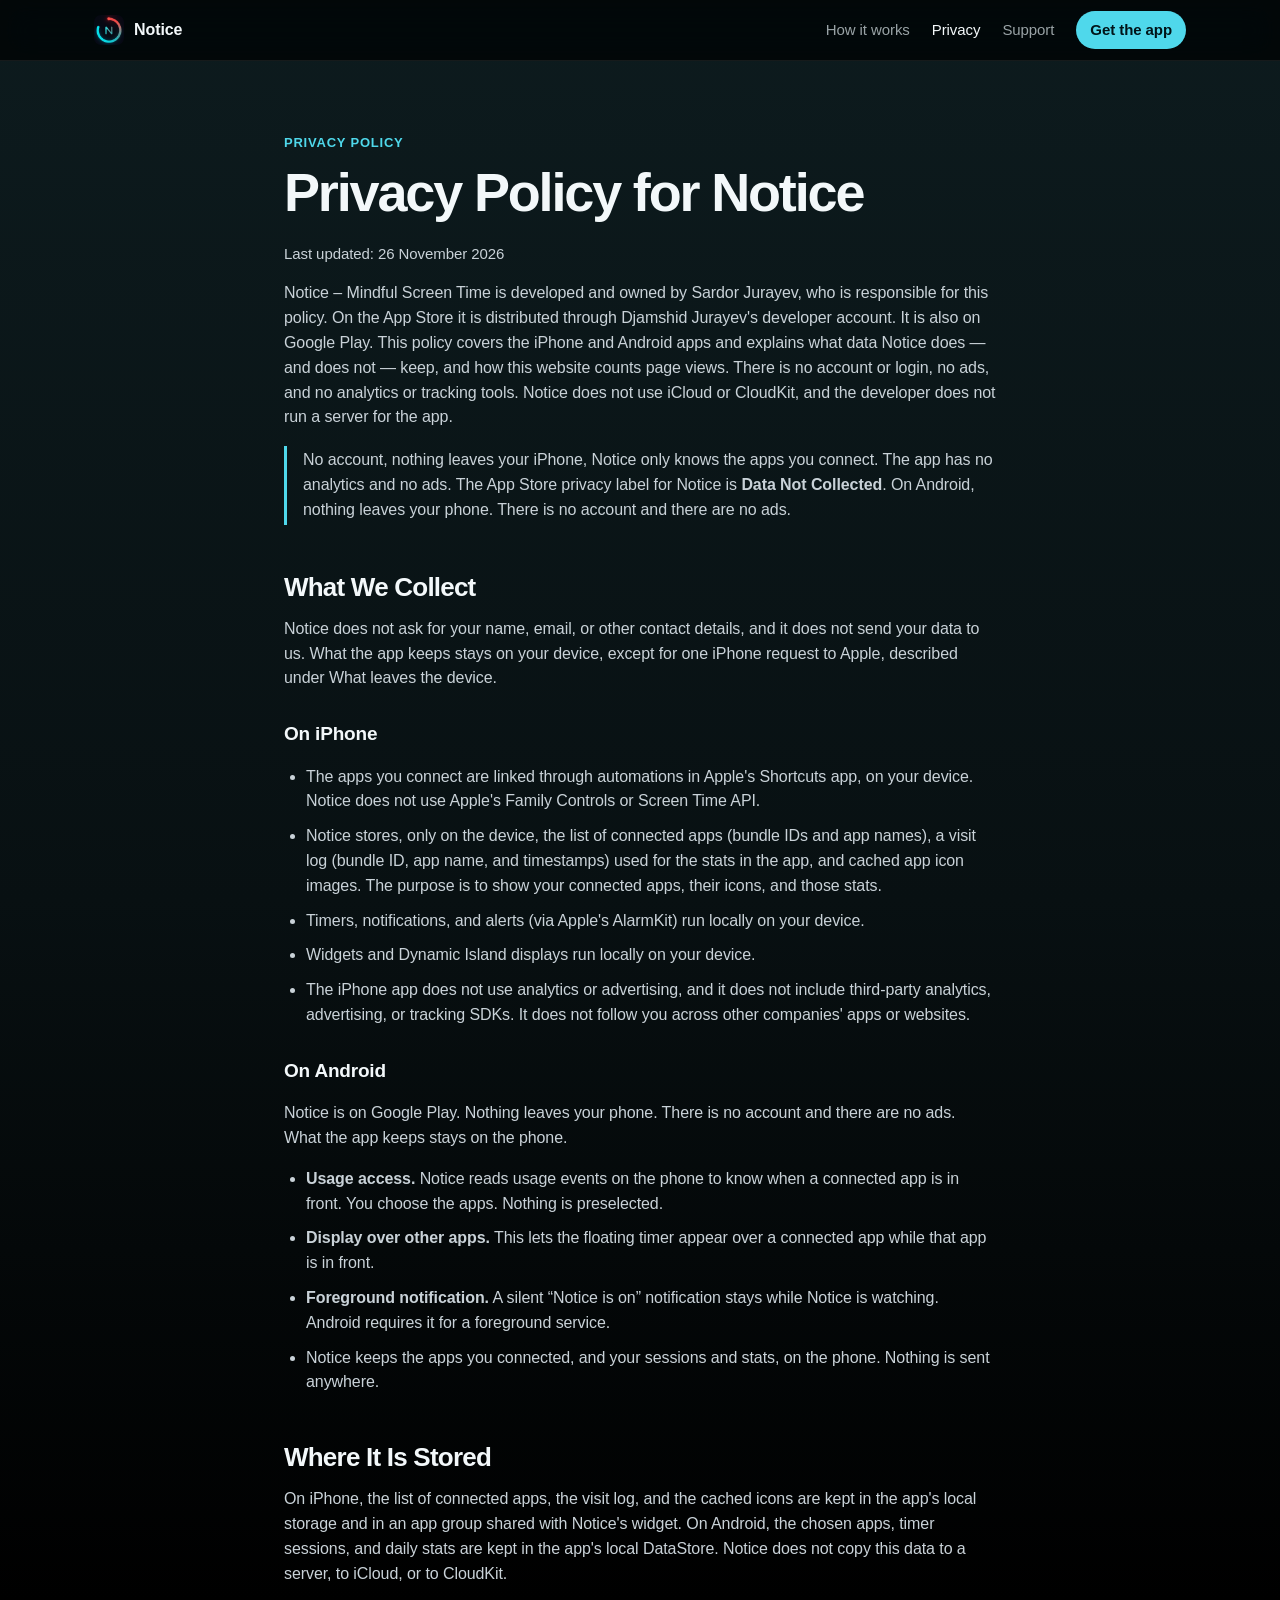
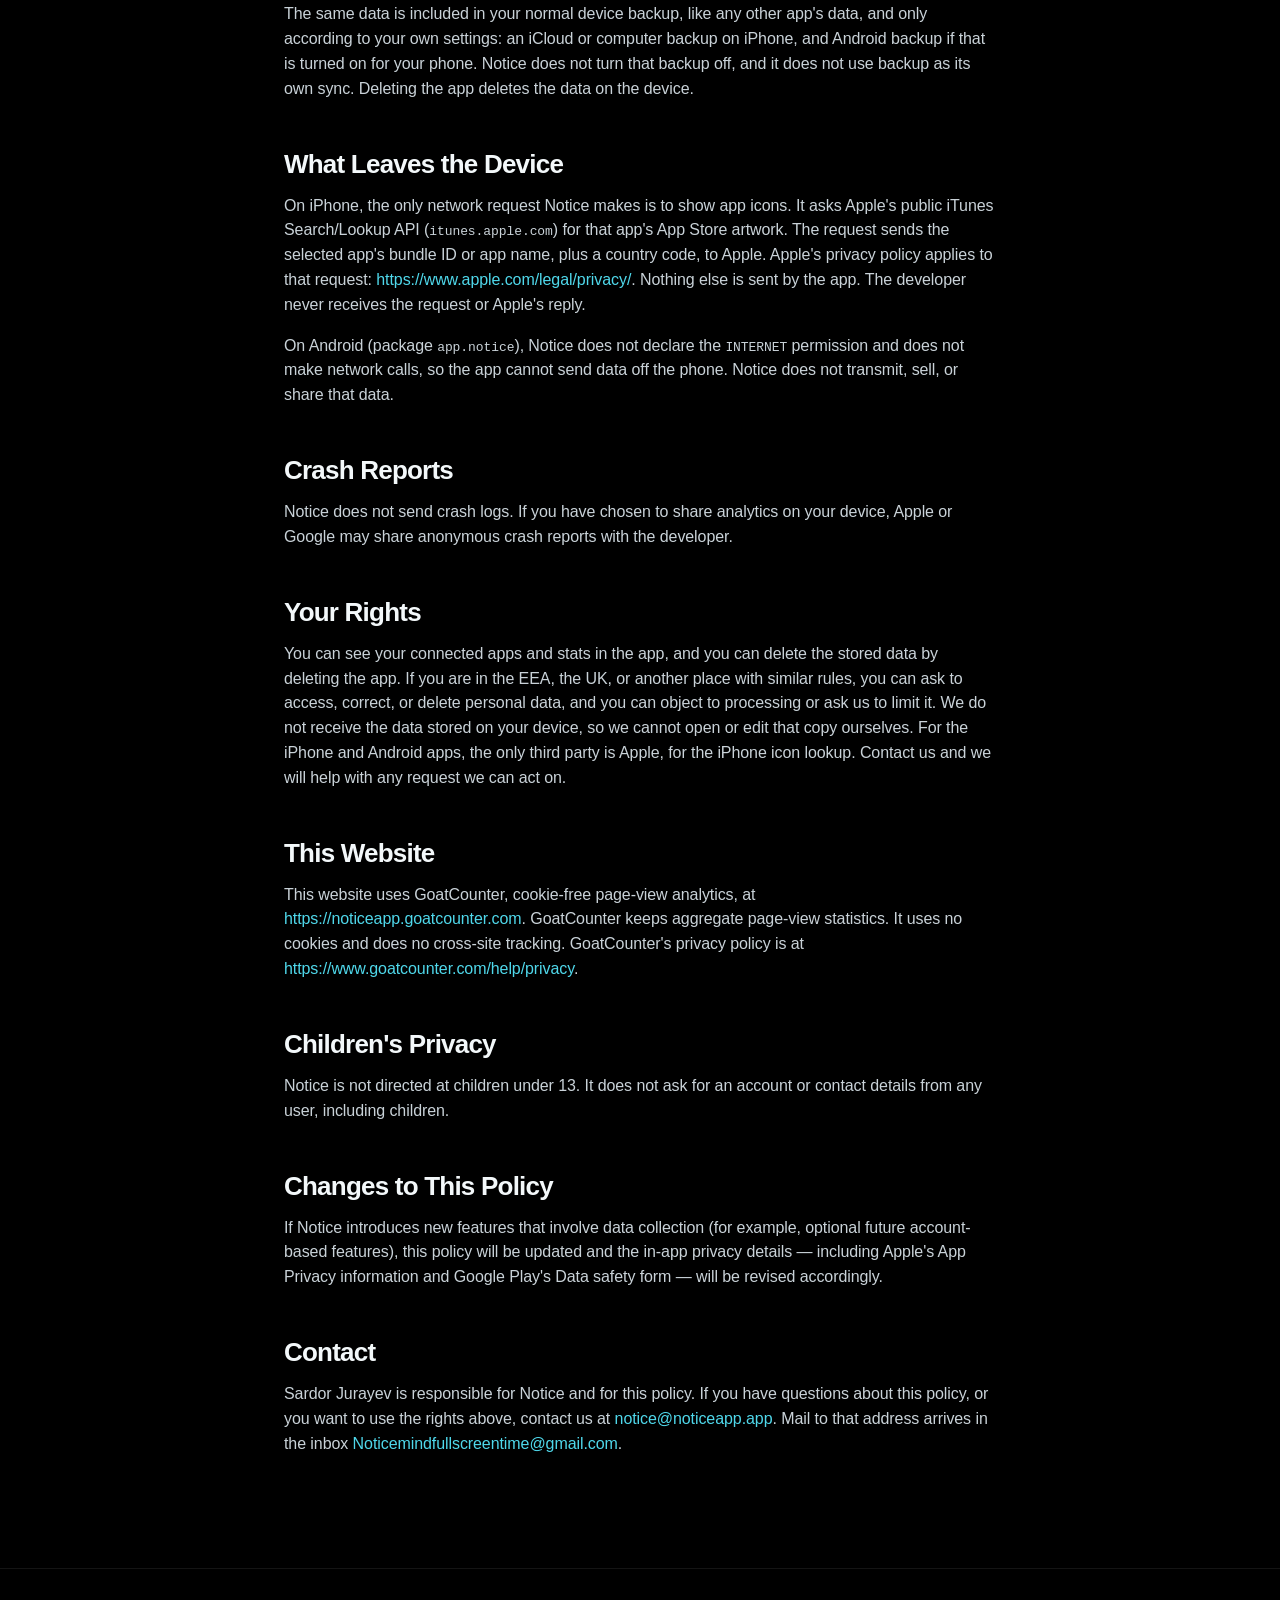
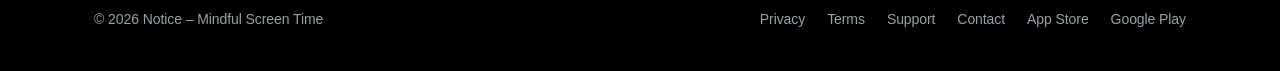
<file: privacy.html>
<!doctype html>
<html lang="en">
<head>
<meta charset="utf-8">
<meta name="viewport" content="width=device-width, initial-scale=1, viewport-fit=cover">
<title>Privacy Policy · Notice – Mindful Screen Time</title>
<meta name="description" content="Notice keeps your data on your device. On iPhone, icon lookup is sent to Apple, and the developer does not receive it. No account, no ads.">
<meta name="theme-color" content="#000000">
<meta name="openthis-verification" content="otv_19b017bdaae944f848840648b9af3dbc">
<meta property="og:type" content="website">
<meta property="og:site_name" content="Notice – Mindful Screen Time">
<meta property="og:title" content="Privacy Policy · Notice – Mindful Screen Time">
<meta property="og:description" content="Notice keeps your data on your device. On iPhone, icon lookup is sent to Apple, and the developer does not receive it. No account, no ads.">
<link rel="canonical" href="https://noticeapp.app/privacy.html">
<meta property="og:image" content="https://noticeapp.app/assets/og-image.png">
<meta property="og:url" content="https://noticeapp.app/privacy.html">
<meta name="twitter:card" content="summary_large_image">
<link rel="icon" href="favicon.ico" sizes="any">
<link rel="icon" type="image/png" sizes="32x32" href="favicon-32.png">
<link rel="apple-touch-icon" href="apple-touch-icon.png">
<link rel="stylesheet" href="styles.css">
</head>
<body>
<a class="skip" href="#main">Skip to content</a>
<header class="nav">
  <div class="wrap">
    <a class="brand" href="index.html"><img src="assets/icon-192.png" alt="" width="30" height="30"><span>Notice</span></a>
    <nav class="nav-links" aria-label="Main">
      <a class="hide-sm" href="index.html#how">How it works</a>
      <a href="privacy.html" aria-current="page">Privacy</a>
      <a href="support.html">Support</a>
      <a class="get" href="index.html#download">Get the app</a>
    </nav>
  </div>
</header>
<main id="main" class="doc">
<div class="wrap">
<p class="label c">Privacy Policy</p>
<h1>Privacy Policy for Notice</h1>
<p class="updated">Last updated: 26 November 2026</p>
<p>Notice – Mindful Screen Time is developed and owned by Sardor Jurayev, who is responsible for this policy. On the App Store it is distributed through Djamshid Jurayev's developer account. It is also on Google Play. This policy covers the iPhone and Android apps and explains what data Notice does — and does not — keep, and how this website counts page views. There is no account or login, no ads, and no analytics or tracking tools. Notice does not use iCloud or CloudKit, and the developer does not run a server for the app.</p>

<p class="note">No account, nothing leaves your iPhone, Notice only knows the apps you connect. The app has no analytics and no ads. The App Store privacy label for Notice is <b>Data Not Collected</b>. On Android, nothing leaves your phone. There is no account and there are no ads.</p>

<h2>What We Collect</h2>
<p>Notice does not ask for your name, email, or other contact details, and it does not send your data to us. What the app keeps stays on your device, except for one iPhone request to Apple, described under What leaves the device.</p>

<h3>On iPhone</h3>
<ul>
<li>The apps you connect are linked through automations in Apple's Shortcuts app, on your device. Notice does not use Apple's Family Controls or Screen Time API.</li>
<li>Notice stores, only on the device, the list of connected apps (bundle IDs and app names), a visit log (bundle ID, app name, and timestamps) used for the stats in the app, and cached app icon images. The purpose is to show your connected apps, their icons, and those stats.</li>
<li>Timers, notifications, and alerts (via Apple's AlarmKit) run locally on your device.</li>
<li>Widgets and Dynamic Island displays run locally on your device.</li>
<li>The iPhone app does not use analytics or advertising, and it does not include third-party analytics, advertising, or tracking SDKs. It does not follow you across other companies' apps or websites.</li>
</ul>

<h3>On Android</h3>
<p>Notice is on Google Play. Nothing leaves your phone. There is no account and there are no ads. What the app keeps stays on the phone.</p>
<ul>
<li><b>Usage access.</b> Notice reads usage events on the phone to know when a connected app is in front. You choose the apps. Nothing is preselected.</li>
<li><b>Display over other apps.</b> This lets the floating timer appear over a connected app while that app is in front.</li>
<li><b>Foreground notification.</b> A silent “Notice is on” notification stays while Notice is watching. Android requires it for a foreground service.</li>
<li>Notice keeps the apps you connected, and your sessions and stats, on the phone. Nothing is sent anywhere.</li>
</ul>

<h2>Where It Is Stored</h2>
<p>On iPhone, the list of connected apps, the visit log, and the cached icons are kept in the app's local storage and in an app group shared with Notice's widget. On Android, the chosen apps, timer sessions, and daily stats are kept in the app's local DataStore. Notice does not copy this data to a server, to iCloud, or to CloudKit.</p>
<p>The same data is included in your normal device backup, like any other app's data, and only according to your own settings: an iCloud or computer backup on iPhone, and Android backup if that is turned on for your phone. Notice does not turn that backup off, and it does not use backup as its own sync. Deleting the app deletes the data on the device.</p>

<h2>What Leaves the Device</h2>
<p>On iPhone, the only network request Notice makes is to show app icons. It asks Apple's public iTunes Search/Lookup API (<code>itunes.apple.com</code>) for that app's App Store artwork. The request sends the selected app's bundle ID or app name, plus a country code, to Apple. Apple's privacy policy applies to that request: <a href="https://www.apple.com/legal/privacy/">https://www.apple.com/legal/privacy/</a>. Nothing else is sent by the app. The developer never receives the request or Apple's reply.</p>
<p>On Android (package <code>app.notice</code>), Notice does not declare the <code>INTERNET</code> permission and does not make network calls, so the app cannot send data off the phone. Notice does not transmit, sell, or share that data.</p>

<h2>Crash Reports</h2>
<p>Notice does not send crash logs. If you have chosen to share analytics on your device, Apple or Google may share anonymous crash reports with the developer.</p>

<h2>Your Rights</h2>
<p>You can see your connected apps and stats in the app, and you can delete the stored data by deleting the app. If you are in the EEA, the UK, or another place with similar rules, you can ask to access, correct, or delete personal data, and you can object to processing or ask us to limit it. We do not receive the data stored on your device, so we cannot open or edit that copy ourselves. For the iPhone and Android apps, the only third party is Apple, for the iPhone icon lookup. Contact us and we will help with any request we can act on.</p>

<h2>This Website</h2>
<p>This website uses GoatCounter, cookie-free page-view analytics, at <a href="https://noticeapp.goatcounter.com">https://noticeapp.goatcounter.com</a>. GoatCounter keeps aggregate page-view statistics. It uses no cookies and does no cross-site tracking. GoatCounter's privacy policy is at <a href="https://www.goatcounter.com/help/privacy">https://www.goatcounter.com/help/privacy</a>.</p>

<h2>Children's Privacy</h2>
<p>Notice is not directed at children under 13. It does not ask for an account or contact details from any user, including children.</p>

<h2>Changes to This Policy</h2>
<p>If Notice introduces new features that involve data collection (for example, optional future account-based features), this policy will be updated and the in-app privacy details — including Apple's App Privacy information and Google Play's Data safety form — will be revised accordingly.</p>

<h2>Contact</h2>
<p>Sardor Jurayev is responsible for Notice and for this policy. If you have questions about this policy, or you want to use the rights above, contact us at <a href="mailto:notice@noticeapp.app">notice@noticeapp.app</a>. Mail to that address arrives in the inbox <a href="mailto:Noticemindfullscreentime@gmail.com">Noticemindfullscreentime@gmail.com</a>.</p>
</div>
</main>
<footer>
  <div class="wrap">
    <span>© 2026 Notice – Mindful Screen Time</span>
    <nav aria-label="Footer"><a href="privacy.html">Privacy</a><a href="terms.html">Terms</a><a href="support.html">Support</a><a href="mailto:notice@noticeapp.app">Contact</a><a href="https://apps.apple.com/app/id6794823541">App Store</a><a href="https://play.google.com/store/apps/details?id=app.notice">Google Play</a></nav>
  </div>
</footer>
<script data-goatcounter="https://noticeapp.goatcounter.com/count"
        async src="https://gc.zgo.at/count.js"></script>
</body>
</html>
</file>
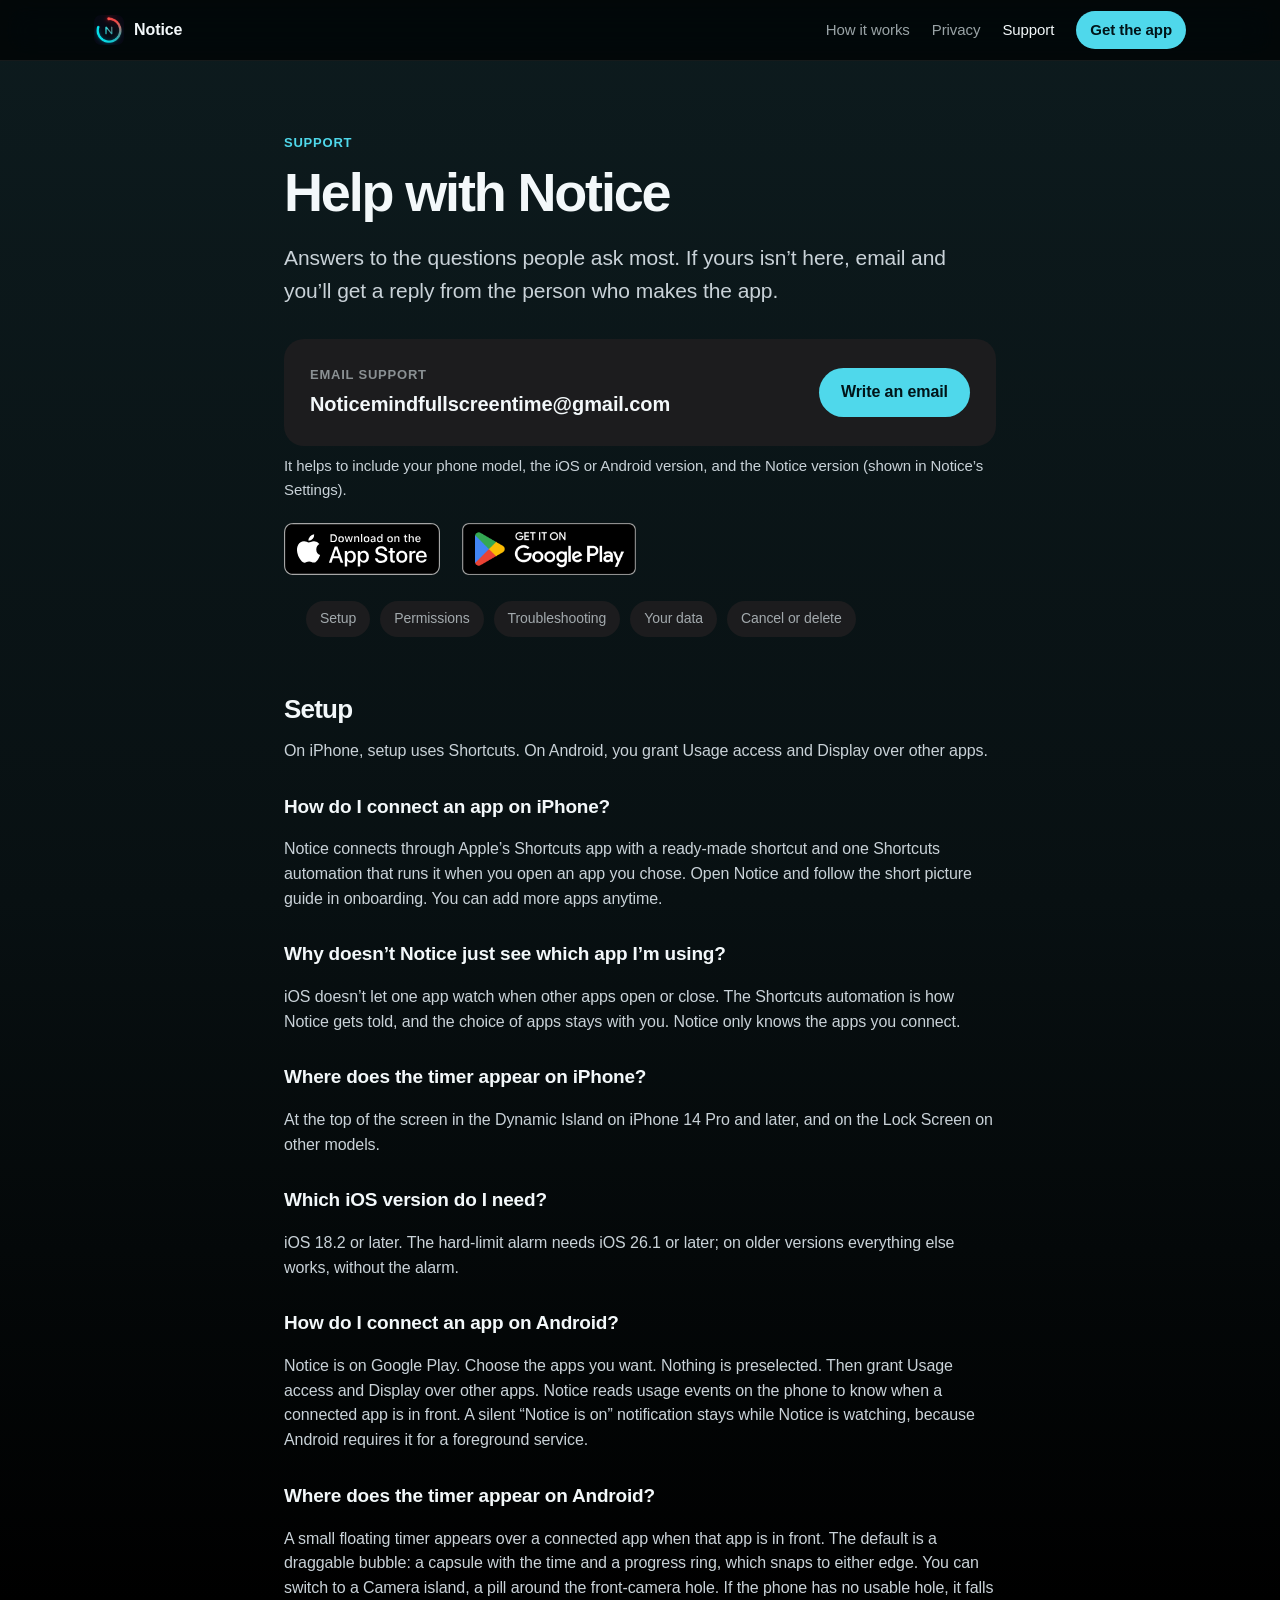
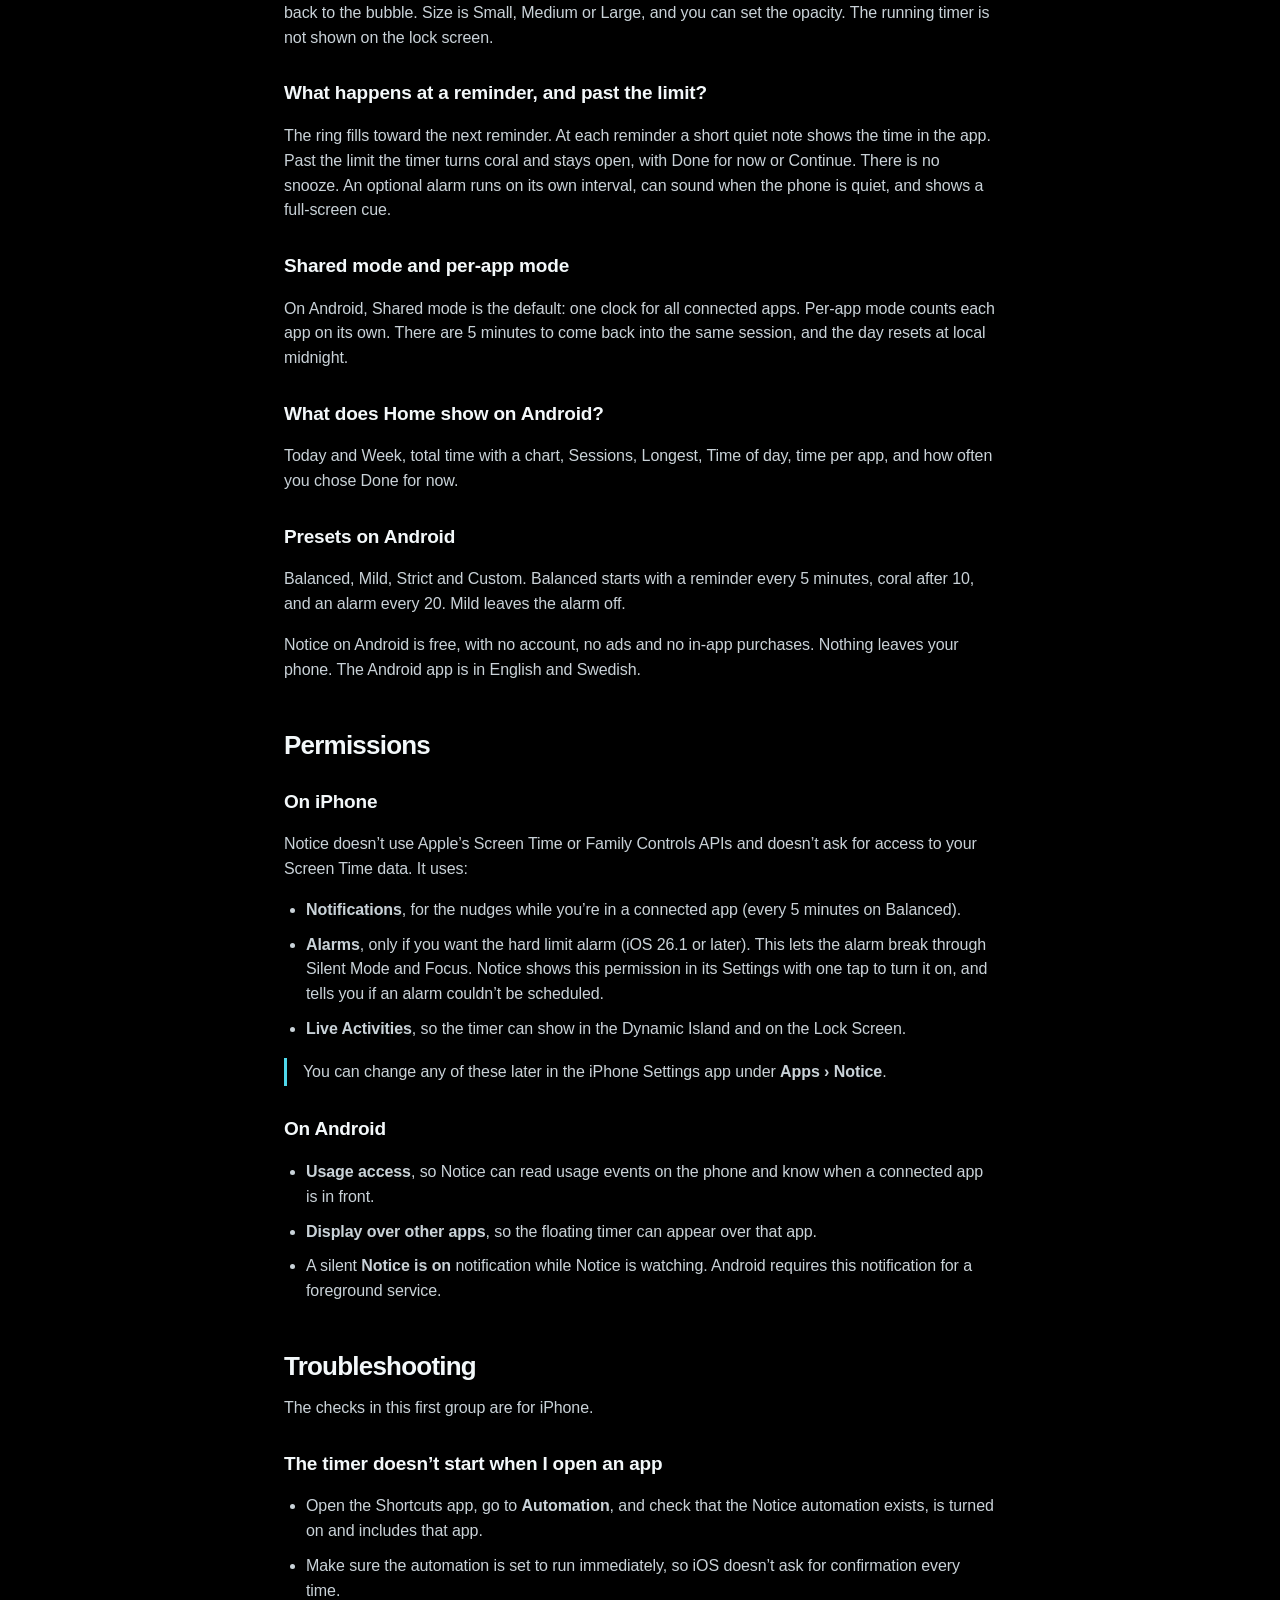
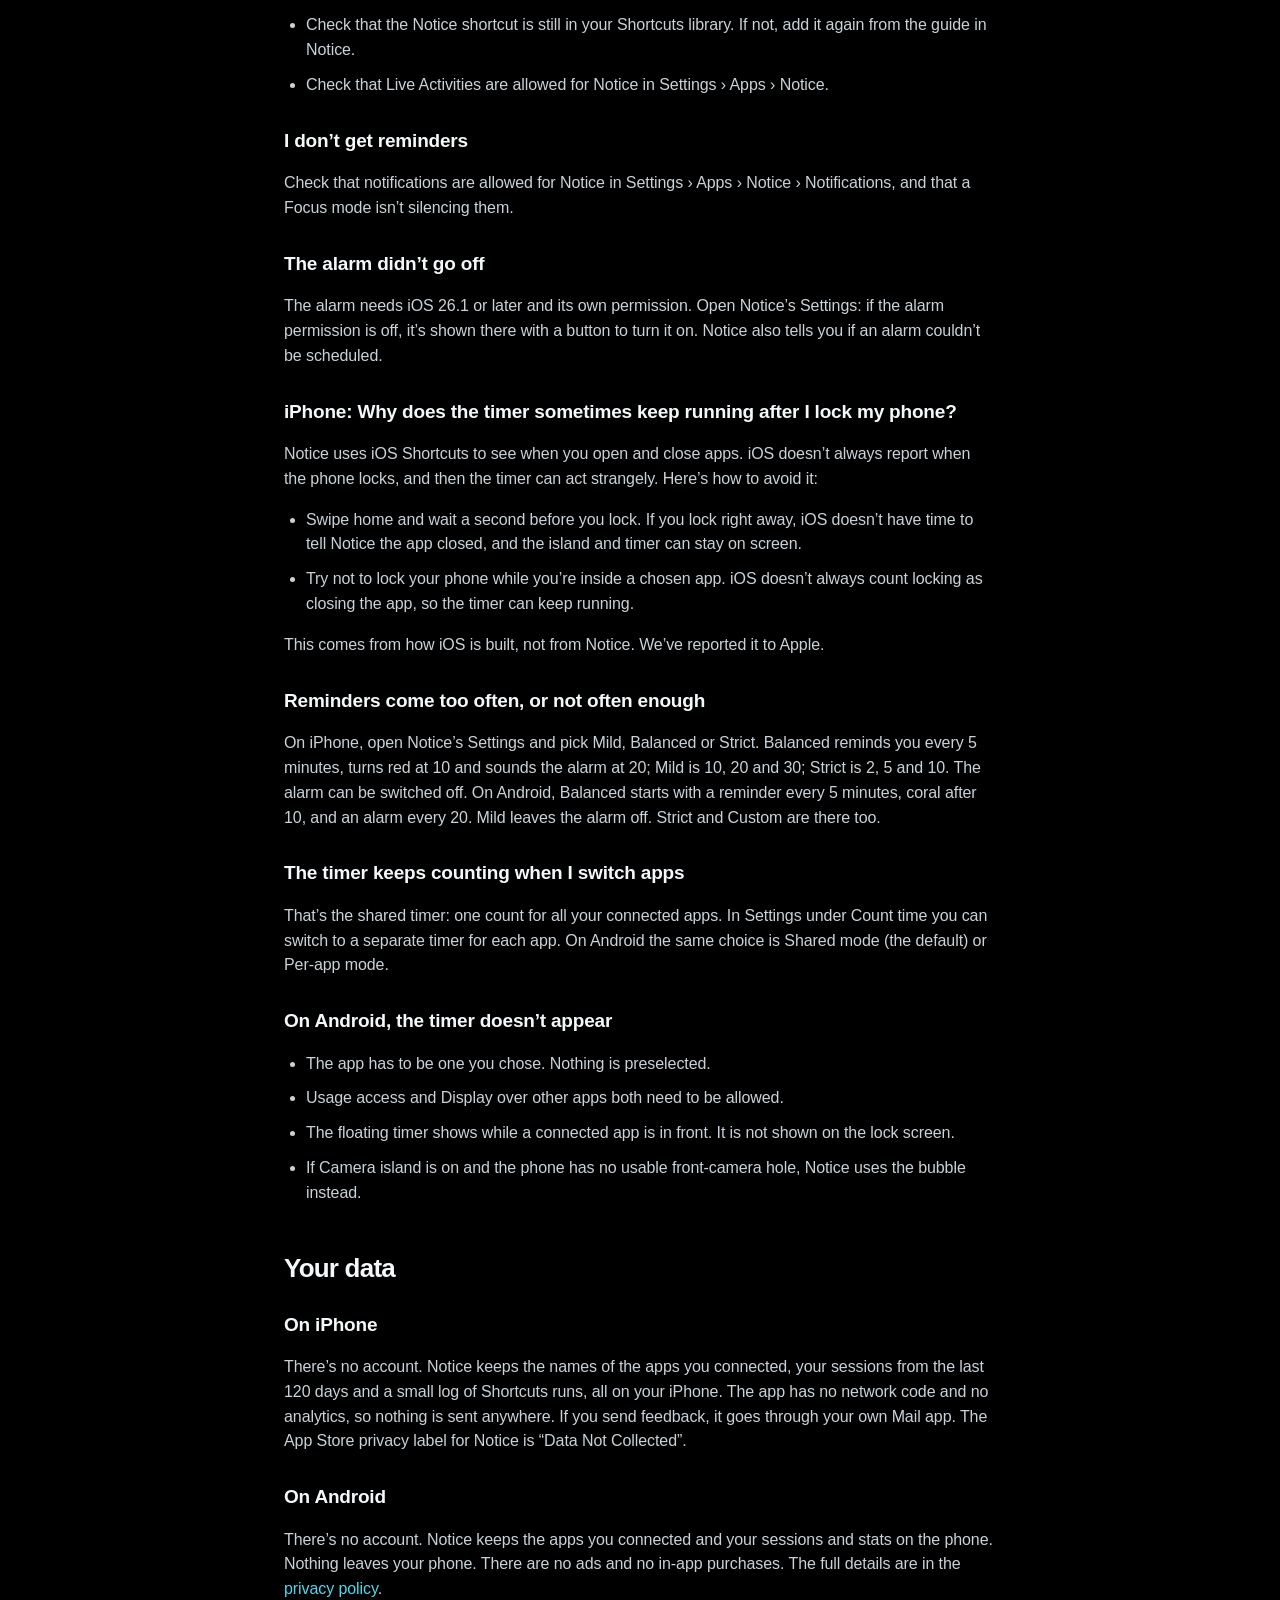
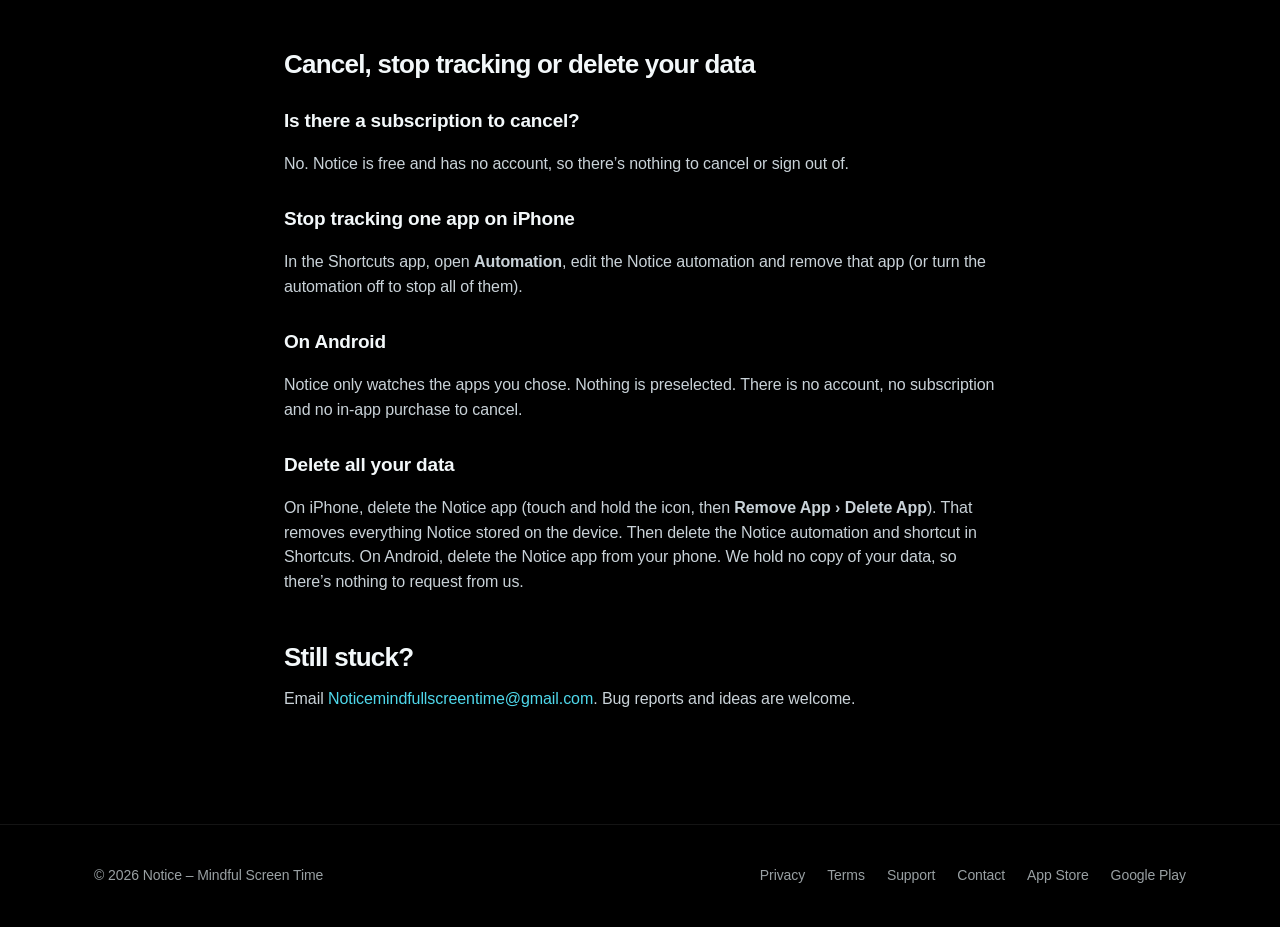
<file: support.html>
<!doctype html>
<html lang="en">
<head>
<meta charset="utf-8">
<meta name="viewport" content="width=device-width, initial-scale=1, viewport-fit=cover">
<title>Support · Notice – Mindful Screen Time</title>
<meta name="description" content="Help with setting up Notice, permissions, troubleshooting and deleting your data. Contact Noticemindfullscreentime@gmail.com.">
<meta name="theme-color" content="#000000">
<meta name="openthis-verification" content="otv_19b017bdaae944f848840648b9af3dbc">
<meta property="og:type" content="website">
<meta property="og:site_name" content="Notice – Mindful Screen Time">
<meta property="og:title" content="Support · Notice – Mindful Screen Time">
<meta property="og:description" content="Help with setting up Notice, permissions, troubleshooting and deleting your data. Contact Noticemindfullscreentime@gmail.com.">
<link rel="canonical" href="https://noticeapp.app/support.html">
<meta property="og:image" content="https://noticeapp.app/assets/og-image.png">
<meta property="og:url" content="https://noticeapp.app/support.html">
<meta name="twitter:card" content="summary_large_image">
<link rel="icon" href="favicon.ico" sizes="any">
<link rel="icon" type="image/png" sizes="32x32" href="favicon-32.png">
<link rel="apple-touch-icon" href="apple-touch-icon.png">
<link rel="stylesheet" href="styles.css">
</head>
<body>
<a class="skip" href="#main">Skip to content</a>
<header class="nav">
  <div class="wrap">
    <a class="brand" href="index.html"><img src="assets/icon-192.png" alt="" width="30" height="30"><span>Notice</span></a>
    <nav class="nav-links" aria-label="Main">
      <a class="hide-sm" href="index.html#how">How it works</a>
      <a href="privacy.html">Privacy</a>
      <a href="support.html" aria-current="page">Support</a>
      <a class="get" href="index.html#download">Get the app</a>
    </nav>
  </div>
</header>
<main id="main" class="doc">
<div class="wrap">
<p class="label c">Support</p>
<h1>Help with Notice</h1>
<p class="lead" style="max-width:none">Answers to the questions people ask most. If yours isn’t here, email and you’ll get a reply from the person who makes the app.</p>
<div class="contact">
  <div><div class="label" style="margin-bottom:4px">Email support</div><a class="email" href="mailto:Noticemindfullscreentime@gmail.com?subject=Notice%20support">Noticemindfullscreentime@gmail.com</a></div>
  <a class="btn" href="mailto:Noticemindfullscreentime@gmail.com?subject=Notice%20support">Write an email</a>
</div>
<p class="hint muted" style="font-size:15px">It helps to include your phone model, the iOS or Android version, and the Notice version (shown in Notice’s Settings).</p>
<div class="cta" style="margin:22px 0 8px">
  <a class="badge" href="https://apps.apple.com/app/id6794823541" aria-label="Download Notice on the App Store"><img src="assets/app-store-badge.svg" alt="Download on the App Store" width="156" height="52"></a>
  <a class="badge" href="https://play.google.com/store/apps/details?id=app.notice" aria-label="Get Notice on Google Play"><img src="assets/google-play-badge.png" alt="Get it on Google Play" width="175" height="52"></a>
</div>
<ul class="toc">
  <li><a href="#setup">Setup</a></li><li><a href="#permissions">Permissions</a></li><li><a href="#trouble">Troubleshooting</a></li><li><a href="#data">Your data</a></li><li><a href="#cancel">Cancel or delete</a></li>
</ul>

<h2 id="setup">Setup</h2>
<p>On iPhone, setup uses Shortcuts. On Android, you grant Usage access and Display over other apps.</p>
<h3>How do I connect an app on iPhone?</h3>
<p>Notice connects through Apple’s Shortcuts app with a ready-made shortcut and one Shortcuts automation that runs it when you open an app you chose. Open Notice and follow the short picture guide in onboarding. You can add more apps anytime.</p>
<h3>Why doesn’t Notice just see which app I’m using?</h3>
<p>iOS doesn’t let one app watch when other apps open or close. The Shortcuts automation is how Notice gets told, and the choice of apps stays with you. Notice only knows the apps you connect.</p>
<h3>Where does the timer appear on iPhone?</h3>
<p>At the top of the screen in the Dynamic Island on iPhone 14 Pro and later, and on the Lock Screen on other models.</p>
<h3>Which iOS version do I need?</h3>
<p>iOS 18.2 or later. The hard-limit alarm needs iOS 26.1 or later; on older versions everything else works, without the alarm.</p>

<h3>How do I connect an app on Android?</h3>
<p>Notice is on Google Play. Choose the apps you want. Nothing is preselected. Then grant Usage access and Display over other apps. Notice reads usage events on the phone to know when a connected app is in front. A silent “Notice is on” notification stays while Notice is watching, because Android requires it for a foreground service.</p>
<h3>Where does the timer appear on Android?</h3>
<p>A small floating timer appears over a connected app when that app is in front. The default is a draggable bubble: a capsule with the time and a progress ring, which snaps to either edge. You can switch to a Camera island, a pill around the front-camera hole. If the phone has no usable hole, it falls back to the bubble. Size is Small, Medium or Large, and you can set the opacity. The running timer is not shown on the lock screen.</p>
<h3>What happens at a reminder, and past the limit?</h3>
<p>The ring fills toward the next reminder. At each reminder a short quiet note shows the time in the app. Past the limit the timer turns coral and stays open, with Done for now or Continue. There is no snooze. An optional alarm runs on its own interval, can sound when the phone is quiet, and shows a full-screen cue.</p>
<h3>Shared mode and per-app mode</h3>
<p>On Android, Shared mode is the default: one clock for all connected apps. Per-app mode counts each app on its own. There are 5 minutes to come back into the same session, and the day resets at local midnight.</p>
<h3>What does Home show on Android?</h3>
<p>Today and Week, total time with a chart, Sessions, Longest, Time of day, time per app, and how often you chose Done for now.</p>
<h3>Presets on Android</h3>
<p>Balanced, Mild, Strict and Custom. Balanced starts with a reminder every 5 minutes, coral after 10, and an alarm every 20. Mild leaves the alarm off.</p>
<p>Notice on Android is free, with no account, no ads and no in-app purchases. Nothing leaves your phone. The Android app is in English and Swedish.</p>

<h2 id="permissions">Permissions</h2>
<h3>On iPhone</h3>
<p>Notice doesn’t use Apple’s Screen Time or Family Controls APIs and doesn’t ask for access to your Screen Time data. It uses:</p>
<ul>
<li><b>Notifications</b>, for the nudges while you’re in a connected app (every 5 minutes on Balanced).</li>
<li><b>Alarms</b>, only if you want the hard limit alarm (iOS 26.1 or later). This lets the alarm break through Silent Mode and Focus. Notice shows this permission in its Settings with one tap to turn it on, and tells you if an alarm couldn’t be scheduled.</li>
<li><b>Live Activities</b>, so the timer can show in the Dynamic Island and on the Lock Screen.</li>
</ul>
<p class="note">You can change any of these later in the iPhone Settings app under <b>Apps › Notice</b>.</p>
<h3>On Android</h3>
<ul>
<li><b>Usage access</b>, so Notice can read usage events on the phone and know when a connected app is in front.</li>
<li><b>Display over other apps</b>, so the floating timer can appear over that app.</li>
<li>A silent <b>Notice is on</b> notification while Notice is watching. Android requires this notification for a foreground service.</li>
</ul>

<h2 id="trouble">Troubleshooting</h2>
<p>The checks in this first group are for iPhone.</p>
<h3>The timer doesn’t start when I open an app</h3>
<ul>
<li>Open the Shortcuts app, go to <b>Automation</b>, and check that the Notice automation exists, is turned on and includes that app.</li>
<li>Make sure the automation is set to run immediately, so iOS doesn’t ask for confirmation every time.</li>
<li>Check that the Notice shortcut is still in your Shortcuts library. If not, add it again from the guide in Notice.</li>
<li>Check that Live Activities are allowed for Notice in Settings › Apps › Notice.</li>
</ul>
<h3>I don’t get reminders</h3>
<p>Check that notifications are allowed for Notice in Settings › Apps › Notice › Notifications, and that a Focus mode isn’t silencing them.</p>
<h3>The alarm didn’t go off</h3>
<p>The alarm needs iOS 26.1 or later and its own permission. Open Notice’s Settings: if the alarm permission is off, it’s shown there with a button to turn it on. Notice also tells you if an alarm couldn’t be scheduled.</p>
<h3>iPhone: Why does the timer sometimes keep running after I lock my phone?</h3>
<p>Notice uses iOS Shortcuts to see when you open and close apps. iOS doesn’t always report when the phone locks, and then the timer can act strangely. Here’s how to avoid it:</p>
<ul>
<li>Swipe home and wait a second before you lock. If you lock right away, iOS doesn’t have time to tell Notice the app closed, and the island and timer can stay on screen.</li>
<li>Try not to lock your phone while you’re inside a chosen app. iOS doesn’t always count locking as closing the app, so the timer can keep running.</li>
</ul>
<p>This comes from how iOS is built, not from Notice. We’ve reported it to Apple.</p>
<h3>Reminders come too often, or not often enough</h3>
<p>On iPhone, open Notice’s Settings and pick Mild, Balanced or Strict. Balanced reminds you every 5 minutes, turns red at 10 and sounds the alarm at 20; Mild is 10, 20 and 30; Strict is 2, 5 and 10. The alarm can be switched off. On Android, Balanced starts with a reminder every 5 minutes, coral after 10, and an alarm every 20. Mild leaves the alarm off. Strict and Custom are there too.</p>
<h3>The timer keeps counting when I switch apps</h3>
<p>That’s the shared timer: one count for all your connected apps. In Settings under Count time you can switch to a separate timer for each app. On Android the same choice is Shared mode (the default) or Per-app mode.</p>
<h3>On Android, the timer doesn’t appear</h3>
<ul>
<li>The app has to be one you chose. Nothing is preselected.</li>
<li>Usage access and Display over other apps both need to be allowed.</li>
<li>The floating timer shows while a connected app is in front. It is not shown on the lock screen.</li>
<li>If Camera island is on and the phone has no usable front-camera hole, Notice uses the bubble instead.</li>
</ul>

<h2 id="data">Your data</h2>
<h3>On iPhone</h3>
<p>There’s no account. Notice keeps the names of the apps you connected, your sessions from the last 120 days and a small log of Shortcuts runs, all on your iPhone. The app has no network code and no analytics, so nothing is sent anywhere. If you send feedback, it goes through your own Mail app. The App Store privacy label for Notice is “Data Not Collected”.</p>
<h3>On Android</h3>
<p>There’s no account. Notice keeps the apps you connected and your sessions and stats on the phone. Nothing leaves your phone. There are no ads and no in-app purchases. The full details are in the <a href="privacy.html">privacy policy</a>.</p>

<h2 id="cancel">Cancel, stop tracking or delete your data</h2>
<h3>Is there a subscription to cancel?</h3>
<p>No. Notice is free and has no account, so there’s nothing to cancel or sign out of.</p>
<h3>Stop tracking one app on iPhone</h3>
<p>In the Shortcuts app, open <b>Automation</b>, edit the Notice automation and remove that app (or turn the automation off to stop all of them).</p>
<h3>On Android</h3>
<p>Notice only watches the apps you chose. Nothing is preselected. There is no account, no subscription and no in-app purchase to cancel.</p>
<h3>Delete all your data</h3>
<p>On iPhone, delete the Notice app (touch and hold the icon, then <b>Remove App › Delete App</b>). That removes everything Notice stored on the device. Then delete the Notice automation and shortcut in Shortcuts. On Android, delete the Notice app from your phone. We hold no copy of your data, so there’s nothing to request from us.</p>

<h2>Still stuck?</h2>
<p>Email <a href="mailto:Noticemindfullscreentime@gmail.com?subject=Notice%20support">Noticemindfullscreentime@gmail.com</a>. Bug reports and ideas are welcome.</p>
</div>
</main>
<footer>
  <div class="wrap">
    <span>© 2026 Notice – Mindful Screen Time</span>
    <nav aria-label="Footer"><a href="privacy.html">Privacy</a><a href="terms.html">Terms</a><a href="support.html">Support</a><a href="mailto:Noticemindfullscreentime@gmail.com">Contact</a><a href="https://apps.apple.com/app/id6794823541">App Store</a><a href="https://play.google.com/store/apps/details?id=app.notice">Google Play</a></nav>
  </div>
</footer>
<script data-goatcounter="https://noticeapp.goatcounter.com/count"
        async src="https://gc.zgo.at/count.js"></script>
</body>
</html>
</file>
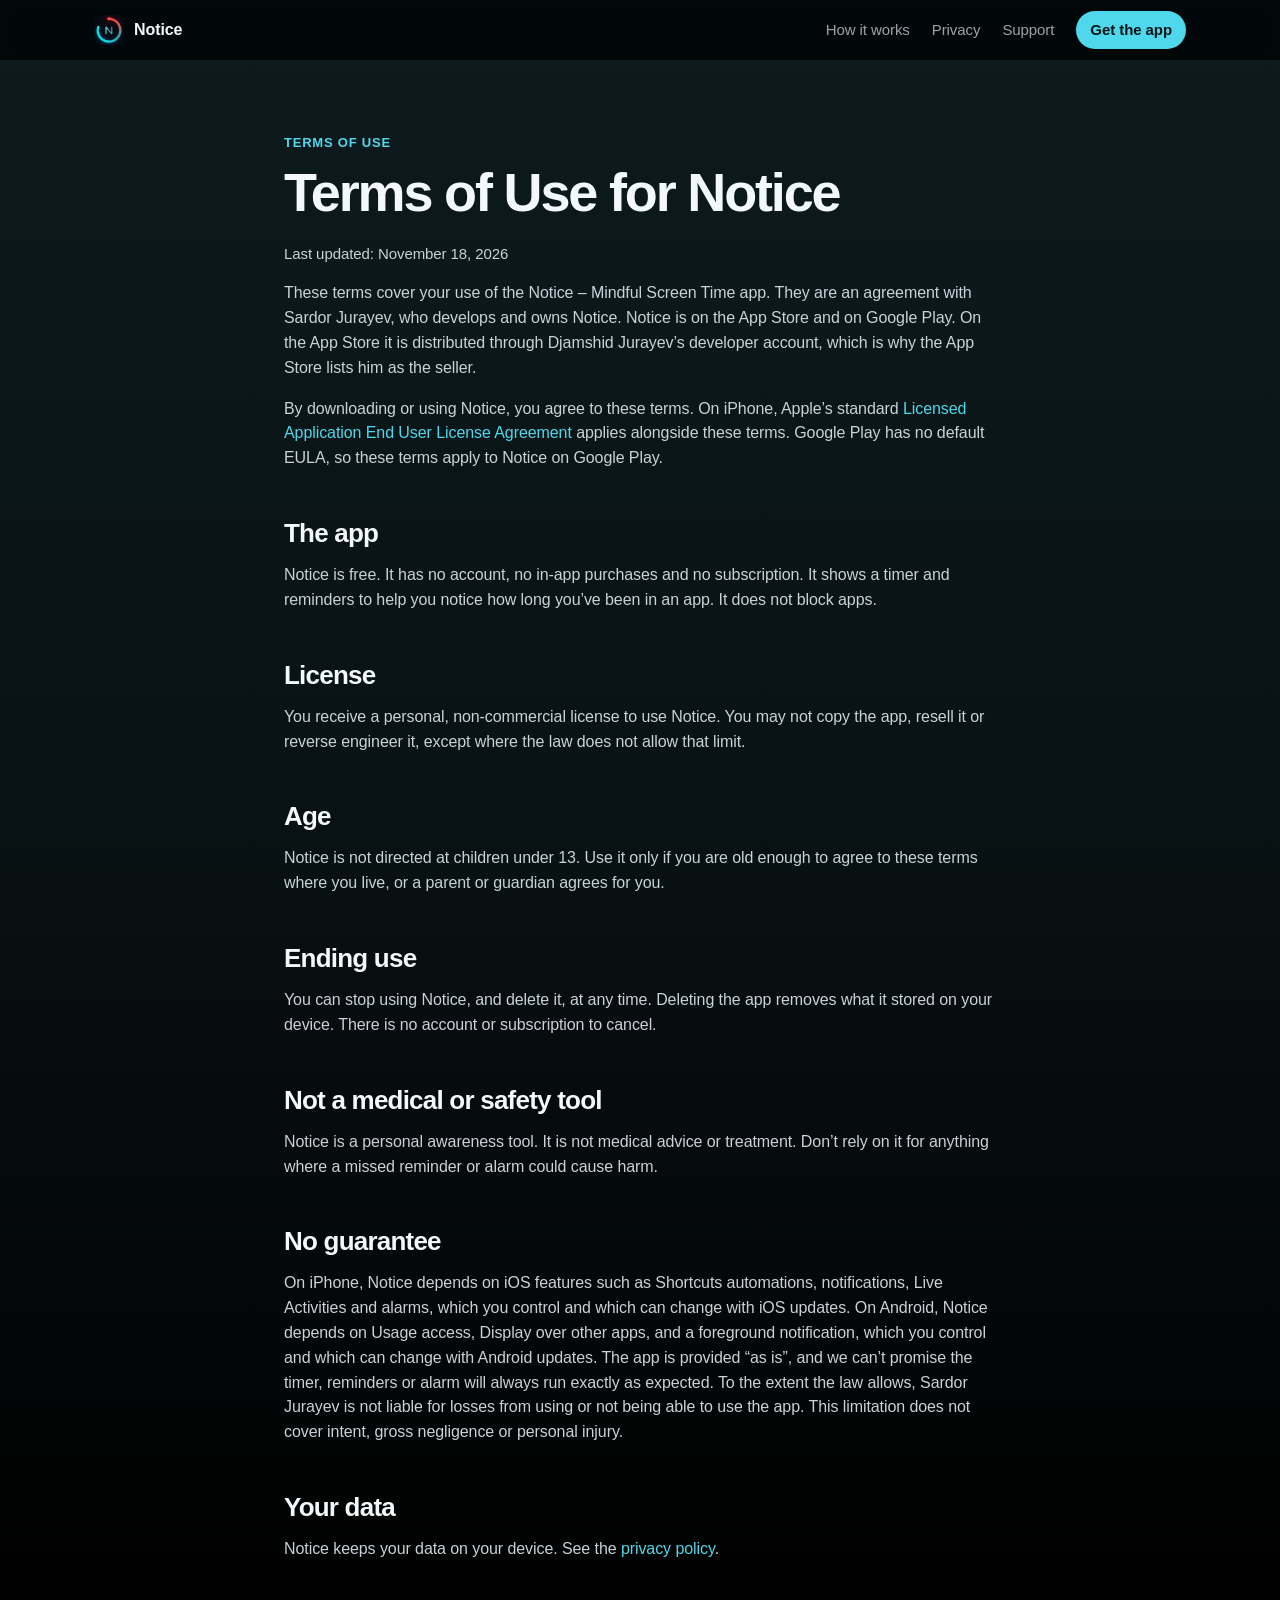
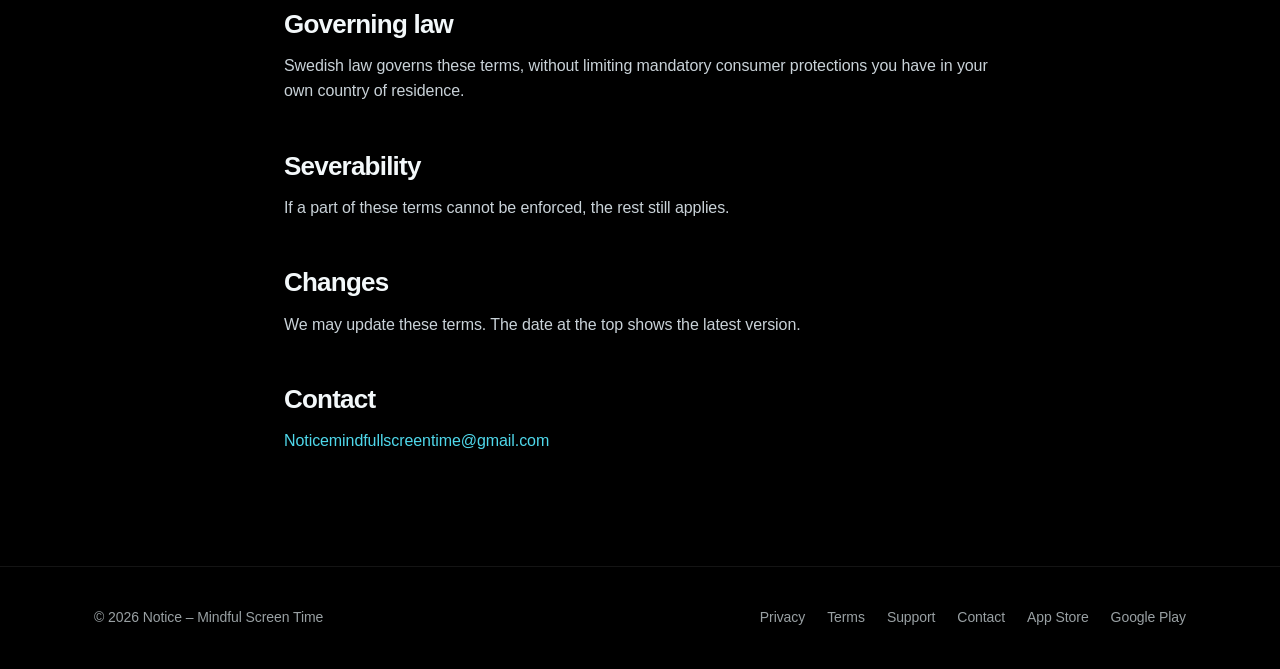
<file: terms.html>
<!doctype html>
<html lang="en">
<head>
<meta charset="utf-8">
<meta name="viewport" content="width=device-width, initial-scale=1, viewport-fit=cover">
<title>Terms of Use · Notice – Mindful Screen Time</title>
<meta name="description" content="Terms of use for the Notice – Mindful Screen Time app.">
<meta name="theme-color" content="#000000">
<meta name="openthis-verification" content="otv_19b017bdaae944f848840648b9af3dbc">
<meta property="og:type" content="website">
<meta property="og:site_name" content="Notice – Mindful Screen Time">
<meta property="og:title" content="Terms of Use · Notice – Mindful Screen Time">
<meta property="og:description" content="Terms of use for the Notice – Mindful Screen Time app.">
<link rel="canonical" href="https://noticeapp.app/terms.html">
<meta property="og:image" content="https://noticeapp.app/assets/og-image.png">
<meta property="og:url" content="https://noticeapp.app/terms.html">
<meta name="twitter:card" content="summary_large_image">
<link rel="icon" href="favicon.ico" sizes="any">
<link rel="icon" type="image/png" sizes="32x32" href="favicon-32.png">
<link rel="apple-touch-icon" href="apple-touch-icon.png">
<link rel="stylesheet" href="styles.css">
</head>
<body>
<a class="skip" href="#main">Skip to content</a>
<header class="nav">
  <div class="wrap">
    <a class="brand" href="index.html"><img src="assets/icon-192.png" alt="" width="30" height="30"><span>Notice</span></a>
    <nav class="nav-links" aria-label="Main">
      <a class="hide-sm" href="index.html#how">How it works</a>
      <a href="privacy.html">Privacy</a>
      <a href="support.html">Support</a>
      <a class="get" href="index.html#download">Get the app</a>
    </nav>
  </div>
</header>
<main id="main" class="doc">
<div class="wrap">
<p class="label c">Terms of Use</p>
<h1>Terms of Use for Notice</h1>
<p class="updated">Last updated: November 18, 2026</p>
<p>These terms cover your use of the Notice – Mindful Screen Time app. They are an agreement with Sardor Jurayev, who develops and owns Notice. Notice is on the App Store and on Google Play. On the App Store it is distributed through Djamshid Jurayev’s developer account, which is why the App Store lists him as the seller.</p>
<p>By downloading or using Notice, you agree to these terms. On iPhone, Apple’s standard <a href="https://www.apple.com/legal/internet-services/itunes/dev/stdeula/">Licensed Application End User License Agreement</a> applies alongside these terms. Google Play has no default EULA, so these terms apply to Notice on Google Play.</p>
<h2>The app</h2>
<p>Notice is free. It has no account, no in-app purchases and no subscription. It shows a timer and reminders to help you notice how long you’ve been in an app. It does not block apps.</p>
<h2>License</h2>
<p>You receive a personal, non-commercial license to use Notice. You may not copy the app, resell it or reverse engineer it, except where the law does not allow that limit.</p>
<h2>Age</h2>
<p>Notice is not directed at children under 13. Use it only if you are old enough to agree to these terms where you live, or a parent or guardian agrees for you.</p>
<h2>Ending use</h2>
<p>You can stop using Notice, and delete it, at any time. Deleting the app removes what it stored on your device. There is no account or subscription to cancel.</p>
<h2>Not a medical or safety tool</h2>
<p>Notice is a personal awareness tool. It is not medical advice or treatment. Don’t rely on it for anything where a missed reminder or alarm could cause harm.</p>
<h2>No guarantee</h2>
<p>On iPhone, Notice depends on iOS features such as Shortcuts automations, notifications, Live Activities and alarms, which you control and which can change with iOS updates. On Android, Notice depends on Usage access, Display over other apps, and a foreground notification, which you control and which can change with Android updates. The app is provided “as is”, and we can’t promise the timer, reminders or alarm will always run exactly as expected. To the extent the law allows, Sardor Jurayev is not liable for losses from using or not being able to use the app. This limitation does not cover intent, gross negligence or personal injury.</p>
<h2>Your data</h2>
<p>Notice keeps your data on your device. See the <a href="privacy.html">privacy policy</a>.</p>
<h2>Governing law</h2>
<p>Swedish law governs these terms, without limiting mandatory consumer protections you have in your own country of residence.</p>
<h2>Severability</h2>
<p>If a part of these terms cannot be enforced, the rest still applies.</p>
<h2>Changes</h2>
<p>We may update these terms. The date at the top shows the latest version.</p>
<h2>Contact</h2>
<p><a href="mailto:Noticemindfullscreentime@gmail.com">Noticemindfullscreentime@gmail.com</a></p>
</div>
</main>
<footer>
  <div class="wrap">
    <span>© 2026 Notice – Mindful Screen Time</span>
    <nav aria-label="Footer"><a href="privacy.html">Privacy</a><a href="terms.html">Terms</a><a href="support.html">Support</a><a href="mailto:Noticemindfullscreentime@gmail.com">Contact</a><a href="https://apps.apple.com/app/id6794823541">App Store</a><a href="https://play.google.com/store/apps/details?id=app.notice">Google Play</a></nav>
  </div>
</footer>
<script data-goatcounter="https://noticeapp.goatcounter.com/count"
        async src="https://gc.zgo.at/count.js"></script>
</body>
</html>
</file>
<file: styles.css>
/* Notice website. Palette and type follow the app:
   NoticeTheme.swift (background, card, accent, bar, stop) and
   design/redesign.css (cyan, coral, rounded tabular numbers). */
:root{
  --bg:#000; --bg-2:#07090c; --card:#1c1c1e; --card-2:#2c2c2e; --line:rgba(255,255,255,.08);
  --text:#f3f8fa; --muted:rgba(232,243,248,.66); --faint:rgba(232,243,248,.54);
  --accent:#4fd8eb; --cyan:#4fe3ff; --bar:#2f7d84; --stop:#c43a30; --coral:#ff5c4d; --red:#ff4f58; --mint:#34c77a;
  --radius:20px; --max:1140px;
  --font:-apple-system,BlinkMacSystemFont,"SF Pro Text","SF Pro Display","Segoe UI",Inter,Roboto,"Helvetica Neue",Arial,sans-serif;
  --num:ui-rounded,"SF Pro Rounded",-apple-system,BlinkMacSystemFont,"Segoe UI",Inter,Roboto,sans-serif;
}
*{box-sizing:border-box}
html{scroll-behavior:smooth}
body{margin:0;background:var(--bg);color:var(--text);font-family:var(--font);line-height:1.55;-webkit-font-smoothing:antialiased;overflow-x:hidden;letter-spacing:-.005em}
img{max-width:100%;display:block}
a{color:var(--accent);text-decoration:none}
a:hover{text-decoration:underline}
button{font:inherit;color:inherit}
:focus-visible{outline:2px solid var(--accent);outline-offset:3px;border-radius:6px}
.gallery:focus-visible{outline-offset:-2px}
.num{font-family:var(--num);font-variant-numeric:tabular-nums}
.wrap{max-width:var(--max);margin:0 auto;padding:0 24px}
.skip{position:absolute;left:-999px}.skip:focus{left:12px;top:12px;background:#fff;color:#000;padding:8px 12px;border-radius:8px;z-index:99}
.sr{position:absolute;width:1px;height:1px;overflow:hidden;clip:rect(0 0 0 0)}

/* nav */
.nav{position:sticky;top:0;z-index:30;background:rgba(0,0,0,.72);backdrop-filter:saturate(160%) blur(14px);-webkit-backdrop-filter:saturate(160%) blur(14px);border-bottom:1px solid var(--line)}
.nav .wrap{display:flex;align-items:center;justify-content:space-between;height:60px}
.brand{display:flex;align-items:center;gap:10px;color:var(--text);font-weight:650}
.brand:hover{text-decoration:none}
.brand img{width:30px;height:30px;border-radius:7px}
.nav-links{display:flex;gap:22px;font-size:15px;align-items:center}
.nav-links a{color:var(--muted)}
.nav-links a:hover,.nav-links a[aria-current=page]{color:var(--text);text-decoration:none}
.nav-links .get{color:#001418;background:var(--accent);padding:7px 14px;border-radius:999px;font-weight:650}
.nav-links .get:hover{color:#001418;background:#86e9f5}

/* type */
h1{font-size:clamp(40px,6.2vw,72px);line-height:1.02;letter-spacing:-.04em;margin:0 0 22px;font-weight:700}
h2{font-size:clamp(30px,4.2vw,46px);line-height:1.08;letter-spacing:-.03em;margin:0 0 14px;font-weight:700}
h3{font-size:19px;margin:0 0 6px;letter-spacing:-.01em}
h1,h2{text-wrap:balance}
.label{font-size:13px;font-weight:600;letter-spacing:.06em;text-transform:uppercase;color:var(--faint);margin:0 0 12px}
.label.c{color:var(--accent)}
.lead{font-size:clamp(18px,2vw,21px);color:var(--muted);max-width:540px;margin:0 0 30px}
.muted{color:var(--muted)}
em{font-style:normal;color:var(--accent)}
em.red{color:var(--red)}

/* hero */
.hero{position:relative;padding:88px 0 40px;overflow:hidden}
.hero .wrap{display:grid;grid-template-columns:1.05fr .95fr;gap:48px;align-items:center}
.app-icon{width:96px;height:96px;border-radius:22px;box-shadow:0 0 0 1px var(--line),0 18px 50px rgba(79,216,235,.16);margin-bottom:28px}
.cta{display:flex;flex-wrap:wrap;align-items:center;gap:14px 22px}
#download{scroll-margin-top:84px}
.badge{display:inline-block;border-radius:10px;line-height:0}
.badge img{height:52px;width:auto;display:block}
.badge:hover{opacity:.85}
.facts{display:flex;flex-wrap:wrap;gap:8px 18px;font-size:14px;color:var(--muted);list-style:none;padding:0;margin:0}
.facts li::before{content:"";display:inline-block;width:6px;height:6px;border-radius:50%;background:var(--accent);margin-right:8px;vertical-align:2px}

.stage-hero{position:relative;height:440px;display:grid;place-items:center}
.halo{position:absolute;inset:0;margin:auto;width:440px;height:440px;border-radius:50%;background:radial-gradient(closest-side,rgba(79,227,255,.22),rgba(79,227,255,0) 70%);transition:background 1.2s}
.stage-hero.red .halo{background:radial-gradient(closest-side,rgba(255,79,88,.24),rgba(255,79,88,0) 70%)}
.big-island{position:relative;width:min(460px,92%);aspect-ratio:602/110;border-radius:999px;background:#000;display:flex;align-items:center;justify-content:space-between;padding:0 6.5% 0 3.6%;box-shadow:0 0 0 1px rgba(255,255,255,.06),0 30px 80px rgba(0,0,0,.8);transition:box-shadow .8s}
.stage-hero.red .big-island{box-shadow:0 0 0 3px rgba(120,16,24,.9),0 30px 80px rgba(0,0,0,.8)}
.big-island .ring{width:13%;aspect-ratio:1}
.big-island .t{font-family:var(--num);font-variant-numeric:tabular-nums;font-weight:600;font-size:clamp(30px,4.6vw,46px);color:#fff;transition:color .6s;letter-spacing:.01em}
.stage-hero.red .big-island .t{color:var(--red)}
.hero-cap{position:absolute;bottom:34px;left:0;right:0;text-align:center;color:var(--muted);font-size:15px;min-height:24px;transition:opacity .4s}
.ring circle{fill:none;stroke-width:3.4;stroke-linecap:round}
.ring .track{stroke:#173b45;transition:stroke .6s}
.ring .prog{stroke:var(--cyan);transform:rotate(-90deg);transform-origin:50% 50%;transition:stroke .6s}
.is-red .ring .track,.stage-hero.red .ring .track{stroke:#4a1418}
.is-red .ring .prog,.stage-hero.red .ring .prog{stroke:var(--red)}

/* sections */
section{padding:96px 0}
.head{max-width:680px;margin:0 0 48px}
.head p{color:var(--muted);font-size:18px;margin:0}
.alt{background:var(--bg-2);border-top:1px solid var(--line);border-bottom:1px solid var(--line)}

/* phone shell */
.phone{--w:300px;position:relative;width:calc(var(--w) + 22px);padding:11px;border-radius:calc(var(--w)*.17);background:linear-gradient(145deg,#3a3d42,#1a1b1e 40%,#2b2d31);box-shadow:0 40px 100px rgba(0,0,0,.7),0 0 0 1px rgba(255,255,255,.06) inset;flex:none}
.screen{position:relative;width:var(--w);aspect-ratio:1320/2868;border-radius:calc(var(--w)*.145);overflow:hidden;background:#000}
.screen > img.feed{width:100%;height:100%;object-fit:cover;transition:filter .5s}
/* Instagram chrome drawn over the baked-in stand-in glyphs. Positions are
   percentages of the 880×1912 feed so they scale with the phone. */
.ig-ui{position:absolute;inset:0;z-index:1;pointer-events:none;color:#111}
.ig-cover{position:absolute;background:#fff}
.ig-word{position:absolute;left:3.6%;top:8.75%;width:23%;height:2.45%;object-fit:contain;object-position:left center}
.ig-slot{position:absolute;background:#fff;display:flex;align-items:flex-end;justify-content:center;padding-bottom:0.15%}
.ig-slot svg{width:calc(var(--w) * .046);height:calc(var(--w) * .046);display:block}
.ig-actions{position:absolute;left:0;right:0;top:86.4%;height:4.6%;background:#fff;display:flex;align-items:center;gap:calc(var(--w) * .042);padding:0 calc(var(--w) * .034);color:#262626;font-weight:600;font-size:calc(var(--w) * .023);letter-spacing:-.01em;line-height:1}
.ig-actions span{display:flex;align-items:center;gap:calc(var(--w) * .012)}
.ig-actions .end{margin-left:auto}
.ig-actions svg,.ig-tabs svg{width:calc(var(--w) * .05);height:calc(var(--w) * .05);display:block;flex:none}
.ig-tabs{position:absolute;left:0;right:0;top:91.85%;height:3.55%;background:#fff;display:flex;align-items:center;justify-content:space-around;border-top:1px solid #efefef;color:#111}
.ig-tabs svg{width:calc(var(--w) * .055);height:calc(var(--w) * .055)}

/* demo overlays, sized in 1320-px capture units */
.u{position:absolute}
.island{left:28.2%;width:45.9%;top:calc(var(--w)*.0305);height:calc(var(--w)*.0855);border-radius:999px;background:#000;display:flex;align-items:center;justify-content:space-between;padding:0 calc(var(--w)*.03) 0 calc(var(--w)*.017);transition:all .55s cubic-bezier(.3,1.3,.5,1);z-index:3}
.island .ring{width:calc(var(--w)*.047);height:calc(var(--w)*.047)}
.island .t{font-family:var(--num);font-variant-numeric:tabular-nums;font-weight:600;font-size:calc(var(--w)*.03);color:#fff}
.island.is-red{box-shadow:0 0 0 calc(var(--w)*.003) #5a0f15}
.island.is-red .t{color:var(--red)}
.island.alarm{left:2.3%;width:95.4%;top:calc(var(--w)*.024);height:calc(var(--w)*.16);border-radius:calc(var(--w)*.08);padding:0 calc(var(--w)*.03)}
.island .alarm-in{display:none;align-items:center;gap:calc(var(--w)*.03);flex:1}
.island.alarm .alarm-in{display:flex}
.island.alarm .ring,.island.alarm .t{display:none}
.alarm-ic{width:calc(var(--w)*.075);height:calc(var(--w)*.075)}
.alarm-tx small{display:block;color:#7c2a2e;font-size:calc(var(--w)*.026)}
.alarm-tx b{display:block;color:var(--red);font-weight:500;font-size:calc(var(--w)*.033)}
.alarm-x{margin-left:auto;width:calc(var(--w)*.087);height:calc(var(--w)*.087);border-radius:50%;background:#333;display:grid;place-items:center;color:#fff;font-size:calc(var(--w)*.04)}
.banner{left:.8%;width:98.4%;top:calc(var(--w)*.118);border-radius:calc(var(--w)*.06);padding:calc(var(--w)*.03);display:flex;gap:calc(var(--w)*.026);align-items:center;background:rgba(190,190,195,.82);backdrop-filter:blur(14px);-webkit-backdrop-filter:blur(14px);color:#111;z-index:2;transform:translateY(-140%);opacity:0;transition:transform .45s cubic-bezier(.3,1.25,.5,1),opacity .3s}
.banner.show{transform:none;opacity:1}
.banner img{width:calc(var(--w)*.075);height:calc(var(--w)*.075);border-radius:calc(var(--w)*.018)}
.banner .bt{flex:1;line-height:1.25}
.banner b{display:block;font-size:calc(var(--w)*.032)}
.banner span{font-size:calc(var(--w)*.03)}
.banner i{font-style:normal;align-self:flex-start;color:#555;font-size:calc(var(--w)*.026)}
.alarm-flash{inset:0;background:radial-gradient(circle at 50% 6%,rgba(255,79,88,.35),transparent 55%);opacity:0;transition:opacity .4s;z-index:1}
.alarm-flash.on{opacity:1}

/* demo: a pinned stage; scrolling through .scrolly moves the clock */
#demo{padding:0 0 72px;background:linear-gradient(rgba(0,0,0,0),#000 260px)}
.scrolly{height:440vh;position:relative}
.stage{position:sticky;top:60px;height:calc(100vh - 60px);height:calc(100svh - 60px);display:flex;align-items:center;overflow:hidden}
.stage-in{--pw:min(300px,calc((100vh - 150px) / 2.25));width:100%;display:grid;grid-template-columns:auto 1fr;grid-template-areas:"phone head" "phone beats" "phone prog";align-content:center;column-gap:80px}
.stage-in .head{grid-area:head;margin:0 0 28px;text-align:right}
.stage-in .head h2{font-size:clamp(28px,3.2vw,40px);margin-left:auto;max-width:520px}
.stage-in .head p{margin-left:auto;max-width:520px}
.stage-phone{grid-area:phone;align-self:center;display:flex;flex-direction:column;align-items:center;gap:16px}
.stage-phone .phone{--w:var(--pw)}
.clock-read{display:flex;align-items:center;justify-content:center;gap:8px;font-size:14px;color:var(--muted);text-align:center;margin:0}
.clock-read .num{font-size:17px;font-weight:600;color:var(--text);margin-right:4px;transition:color .4s}
.clock-read.is-red .num{color:var(--red)}
/* all beats share one spot; the active one fades in */
.beats{grid-area:beats;list-style:none;margin:0;padding:0;display:grid;text-align:right}
.beats li{grid-area:1/1;opacity:0;transform:translateY(14px);filter:blur(6px);transition:opacity .5s ease,transform .6s cubic-bezier(.2,.7,.2,1),filter .5s ease;pointer-events:none}
.beats li.on{opacity:1;transform:none;filter:none;pointer-events:auto;transition-delay:.12s}
.bt-time{display:block;font-size:min(clamp(110px,17vw,250px),calc((100vh - 420px) * .75));font-weight:600;line-height:.9;letter-spacing:-.045em;color:var(--cyan);margin:0 0 18px;transition:color .4s}
.bt-time small{font-size:.2em;color:var(--muted);font-weight:500;margin-left:10px;letter-spacing:0}
.beats li.r .bt-time{color:var(--red)}
.beats h3{font-size:clamp(26px,2.8vw,36px);letter-spacing:-.02em;margin:0 0 10px}
.beats p{margin:0 0 0 auto;color:var(--muted);font-size:clamp(18px,1.5vw,21px);max-width:520px}
.beats q{color:var(--text);quotes:"“" "”"}
/* the clock as a line: 0, 5, 10, 20 */
.dprog{grid-area:prog;justify-self:end;margin-top:34px;max-width:520px;width:100%}
.dprog-track{position:relative;height:3px;border-radius:3px;background:linear-gradient(90deg,var(--cyan) 40%,var(--red) 40%)}
.dprog-track i{position:absolute;top:0;bottom:0;right:0;left:0;background:#232628}
.dprog-marks{position:relative;height:22px;margin-top:8px;font-family:var(--num);font-size:12px;color:var(--faint)}
.dprog-marks span{position:absolute;transform:translateX(-50%)}
.dprog-marks span:first-child{transform:none}
.dprog-marks span:last-child{transform:translateX(-100%)}
.fine{font-size:14px;color:var(--faint);margin:0;max-width:760px}
.platform-note{margin:36px 0 0;max-width:720px;color:var(--muted)}

/* how it works: Shortcuts */
.steps{list-style:none;margin:0;padding:0;display:grid;grid-template-columns:repeat(3,1fr);gap:40px}
.step .n{display:block;margin:26px 0 8px;font-size:13px;font-weight:600;letter-spacing:.06em;text-transform:uppercase;color:var(--accent)}
.step p{margin:0;color:var(--muted)}
.vis{background:radial-gradient(120% 90% at 50% 0,rgba(47,125,132,.14),transparent 70%),#06090a;border:1px solid var(--line);border-radius:24px;padding:24px;display:grid;gap:8px;height:200px;align-content:center}
.sc{display:flex;align-items:center;gap:10px;background:#1c1c1e;border-radius:12px;padding:10px 12px;font-size:14px}
.sc .ic{width:28px;height:28px;border-radius:8px;display:grid;place-items:center;font-weight:700;font-size:13px;color:#fff;flex:none}
.sc small{display:block;color:var(--muted);font-size:12px}
.arrow{justify-self:center;color:var(--faint);font-size:13px;line-height:1}
.mini-island{justify-self:center;width:80%;height:34px;border-radius:999px;background:#111;border:1px solid #222;display:flex;align-items:center;justify-content:space-between;padding:0 14px 0 9px}
.mini-island .ring{width:18px;height:18px}
.mini-island .t{font-family:var(--num);font-weight:600;font-size:14px;font-variant-numeric:tabular-nums}

/* app preview */
.preview{display:grid;grid-template-columns:1fr auto;gap:64px;align-items:center}
.preview .phone{--w:320px}
.preview .phone-col{display:flex;flex-direction:column;align-items:center}
.preview .try{justify-items:center;text-align:center;max-width:342px}
.app{position:absolute;inset:0;background:#000;color:#fff;display:flex;flex-direction:column;font-size:calc(var(--w)*.04)}
.app .sb{display:flex;justify-content:space-between;align-items:center;padding:calc(var(--w)*.05) calc(var(--w)*.09) 0;font-weight:600;font-size:calc(var(--w)*.042);height:calc(var(--w)*.13)}
.app .sb .di{position:absolute;left:50%;top:calc(var(--w)*.03);transform:translateX(-50%);width:calc(var(--w)*.3);height:calc(var(--w)*.085);border-radius:999px;background:#000;border:1px solid #111;display:flex;align-items:center;justify-content:space-between;padding:0 calc(var(--w)*.025);transition:width .4s}
.app .sb .di.live{width:calc(var(--w)*.46)}
.app .sb .di .ring{width:calc(var(--w)*.045);height:calc(var(--w)*.045);opacity:0;transition:opacity .3s}
.app .sb .di .t{font-family:var(--num);font-size:calc(var(--w)*.03);font-weight:600;opacity:0;transition:opacity .3s}
.app .sb .di.live .ring,.app .sb .di.live .t{opacity:1}
.app .body{flex:1;overflow-y:auto;padding:calc(var(--w)*.03) calc(var(--w)*.04) calc(var(--w)*.06);scrollbar-width:none}
.app .body::-webkit-scrollbar{display:none}
.app h4{font-size:calc(var(--w)*.085);margin:0;letter-spacing:-.02em;line-height:1.1}
.app .sub{color:rgba(255,255,255,.62);font-size:calc(var(--w)*.038);margin:0 0 calc(var(--w)*.04)}
.app .card{background:var(--card);border-radius:calc(var(--w)*.05);padding:calc(var(--w)*.045);margin-bottom:calc(var(--w)*.03)}
.app .row{display:flex;align-items:center;gap:calc(var(--w)*.03)}
.app .chk{width:calc(var(--w)*.075);height:calc(var(--w)*.075);border-radius:50%;background:#16343a;color:var(--accent);display:grid;place-items:center;font-size:calc(var(--w)*.04)}
.app .big{font-family:var(--num);font-variant-numeric:tabular-nums;font-size:calc(var(--w)*.11);font-weight:600;line-height:1.05}
.app .big small{font-size:calc(var(--w)*.05);color:rgba(255,255,255,.62);font-weight:500;margin-left:2px}
.app .cap{color:rgba(255,255,255,.62);font-size:calc(var(--w)*.036)}
.app .delta{color:var(--accent);font-size:calc(var(--w)*.036);margin-top:calc(var(--w)*.015)}
.app .grid2{display:grid;grid-template-columns:1fr 1fr;gap:calc(var(--w)*.03)}
.app .grid2 .card{margin:0}
.app .bars{display:flex;align-items:flex-end;gap:calc(var(--w)*.012);height:calc(var(--w)*.2);margin-top:calc(var(--w)*.04);border-bottom:1px dashed rgba(52,199,122,.6)}
.app .bars i{flex:1;background:var(--bar);border-radius:calc(var(--w)*.008) calc(var(--w)*.008) 0 0;min-height:2px;transition:height .5s}
.app .bars i.now{background:var(--accent)}
.app .stopbtn{width:100%;margin-top:calc(var(--w)*.035);border:0;border-radius:999px;padding:calc(var(--w)*.03);background:#3a1512;color:#ff6a5e;font-weight:600;font-size:calc(var(--w)*.04);cursor:pointer}
.app .session .big{color:#fff}
.app .session.is-red .big{color:var(--red)}
.app .seclabel{font-size:calc(var(--w)*.032);font-weight:600;color:rgba(255,255,255,.45);text-transform:uppercase;margin:calc(var(--w)*.04) 0 calc(var(--w)*.02) calc(var(--w)*.01)}
.app .set{display:flex;align-items:center;gap:calc(var(--w)*.03);padding:calc(var(--w)*.035) 0;border-bottom:1px solid rgba(255,255,255,.07)}
.app .set:last-child{border:0}
.app .set .si{width:calc(var(--w)*.075);height:calc(var(--w)*.075);border-radius:calc(var(--w)*.02);display:grid;place-items:center;flex:none}
.app .set .sl{flex:1;line-height:1.25}
.app .set .sl small{display:block;color:rgba(255,255,255,.5);font-size:calc(var(--w)*.03)}
.app .step-btns{display:flex;align-items:center;gap:calc(var(--w)*.02);font-family:var(--num);font-variant-numeric:tabular-nums;font-size:calc(var(--w)*.037)}
.app .step-btns button{width:calc(var(--w)*.07);height:calc(var(--w)*.07);border-radius:50%;border:0;background:var(--card-2);cursor:pointer;font-size:calc(var(--w)*.045);line-height:1}
.app .step-btns output{min-width:calc(var(--w)*.13);text-align:center}
.app .tog{width:calc(var(--w)*.13);height:calc(var(--w)*.078);border-radius:999px;border:0;background:#39393d;position:relative;cursor:pointer;transition:background .2s;flex:none}
.app .tog::after{content:"";position:absolute;top:8%;left:5%;height:84%;aspect-ratio:1;border-radius:50%;background:#fff;transition:transform .2s}
.app .tog[aria-checked=true]{background:var(--mint)}
.app .tog[aria-checked=true]::after{transform:translateX(calc(var(--w)*.052))}
.app .tabs{display:flex;justify-content:space-around;padding:calc(var(--w)*.025) 0 calc(var(--w)*.06);border-top:1px solid rgba(255,255,255,.08);background:#0a0a0a}
.app .tabs button{all:unset;cursor:pointer;display:flex;flex-direction:column;align-items:center;gap:2px;font-size:calc(var(--w)*.03);color:rgba(255,255,255,.5);padding:0 calc(var(--w)*.06)}
.app .tabs button[aria-selected=true]{color:var(--accent)}
.app .tabs svg{width:calc(var(--w)*.065);height:calc(var(--w)*.065);fill:currentColor}
.app .sample{font-size:calc(var(--w)*.026);letter-spacing:.06em;color:rgba(255,255,255,.4);text-align:center;margin-top:calc(var(--w)*.02)}
.app .privacy-line{display:flex;gap:6px;justify-content:center;align-items:center;color:rgba(255,255,255,.45);font-size:calc(var(--w)*.03);margin-top:calc(var(--w)*.03)}
.app [hidden]{display:none!important}
.try{display:grid;gap:12px;margin-top:28px}
.try button.primary{justify-self:center;border:0;border-radius:999px;padding:13px 22px;background:var(--accent);color:#001418;font-weight:650;cursor:pointer;display:inline-flex;gap:10px;align-items:center}
.try button.primary:hover{background:#86e9f5}
.try button.primary[aria-pressed=true]{background:#3a1512;color:#ff6a5e}
.hint{font-size:14px;color:var(--faint);margin:0}
.bullets{list-style:none;padding:0;margin:22px 0 0;display:grid;gap:10px;color:var(--muted)}
.bullets li{display:flex;gap:12px}
.bullets li::before{content:"";flex:none;width:8px;height:8px;border-radius:50%;background:var(--accent);margin-top:9px}

/* band */
.band{text-align:center;padding:120px 0}
.band h2{font-size:clamp(36px,6vw,68px);letter-spacing:-.04em}
.band > .wrap > p:not(.label){max-width:580px;margin:0 auto;color:var(--muted);font-size:19px}
.band .cta{justify-content:center;margin-top:40px}
/* before / while it happens / after, on one line */
.timeline{list-style:none;margin:64px auto 0;padding:0;max-width:980px;display:grid;grid-template-columns:repeat(3,1fr);position:relative}
.timeline::before{content:"";position:absolute;left:0;right:0;top:66px;height:1px;background:linear-gradient(90deg,transparent,rgba(255,255,255,.16) 15%,var(--accent) 50%,rgba(255,255,255,.16) 85%,transparent)}
.timeline li{display:flex;flex-direction:column;align-items:center;padding:0 22px}
.timeline .when{font-size:12px;font-weight:600;letter-spacing:.08em;text-transform:uppercase;color:var(--faint);height:24px}
.timeline .mark{height:84px;display:grid;place-items:center;position:relative}
.timeline .dot{width:11px;height:11px;border-radius:50%;background:var(--bg-2);border:1px solid rgba(255,255,255,.35)}
.timeline .on .dot{display:none}
.timeline .mini-island.static{width:170px;height:44px;box-shadow:0 0 0 1px rgba(79,216,235,.35),0 0 40px rgba(79,216,235,.25)}
.timeline h3{margin:6px 0 6px;color:var(--muted)}
.timeline p{margin:0;color:var(--faint);max-width:260px}
.timeline .on .when{color:var(--accent)}
.timeline .on h3{color:var(--text);font-size:22px}
.timeline .on p{color:var(--muted)}

/* privacy */
.priv{list-style:none;margin:0;padding:0;display:grid;grid-template-columns:repeat(3,1fr);gap:40px}
.pcard{border-top:1px solid rgba(255,255,255,.14);padding-top:26px}
.pcard p{margin:0;color:var(--muted)}
.pcard .pi{display:block;color:var(--accent);margin-bottom:18px}
.pcard .pi svg{width:28px;height:28px;fill:none;stroke:currentColor;stroke-width:1.6;stroke-linecap:round;stroke-linejoin:round}

/* gallery */
.shots-head{display:flex;align-items:flex-end;justify-content:space-between;gap:24px;max-width:none}
.gal-btns{display:flex;gap:10px;flex:none}
.gal-btns button{width:44px;height:44px;border-radius:50%;border:0;background:var(--card-2);display:grid;place-items:center;cursor:pointer;transition:opacity .2s,background .2s}
.gal-btns button:hover:not(:disabled){background:#3a3a3c}
.gal-btns button:disabled{opacity:.35;cursor:default}
.gal-btns svg{width:20px;height:20px;fill:none;stroke:#fff;stroke-width:2.2;stroke-linecap:round;stroke-linejoin:round}
/* full-bleed strip that starts in line with .wrap content */
.gallery{--edge:max(24px,calc((100% - var(--max))/2 + 24px));display:flex;gap:18px;overflow-x:auto;scroll-snap-type:x mandatory;scroll-padding-left:var(--edge);padding:4px var(--edge) 22px;scrollbar-width:thin;scrollbar-color:#2c2c2e transparent}
.gallery figure{flex:0 0 240px;margin:0;scroll-snap-align:start}
.gallery img{width:240px;height:auto;aspect-ratio:600/1298;border-radius:24px;background:var(--card)}

/* faq */
.faq{max-width:820px}
details{border-bottom:1px solid var(--line)}
summary{cursor:pointer;list-style:none;padding:22px 40px 22px 0;font-weight:600;font-size:18px;position:relative}
summary::-webkit-details-marker{display:none}
summary::after{content:"+";position:absolute;right:6px;top:17px;font-size:26px;font-weight:300;color:var(--accent);transition:transform .2s}
details[open] summary::after{transform:rotate(45deg)}
details > div{padding:0 0 22px;color:var(--muted)}
details > div p{margin:0 0 10px}

.final{text-align:center;padding:110px 0}
.final .app-icon{margin:0 auto 26px}
.final .cta{justify-content:center}

/* doc pages */
.doc{padding:72px 0 96px}
.doc .wrap{max-width:760px}
.doc h1{font-size:clamp(36px,5vw,54px)}
.doc h2{font-size:26px;margin-top:48px}
.doc h3{margin-top:28px}
.doc p,.doc li{color:#c9d2d8}
.doc ul,.doc ol{padding-left:22px}
.doc li{margin-bottom:10px}
.updated{color:var(--muted);font-size:15px}
.contact{display:flex;flex-wrap:wrap;align-items:center;justify-content:space-between;gap:18px;background:var(--card);border-radius:var(--radius);padding:26px;margin:32px 0 8px}
.contact .email{font-size:clamp(16px,2.4vw,20px);font-weight:600;word-break:break-all;color:var(--text)}
.btn{display:inline-flex;align-items:center;gap:8px;padding:12px 22px;border-radius:999px;background:var(--accent);color:#001418;font-weight:650}
.btn:hover{text-decoration:none;background:#86e9f5}
.note{border-left:3px solid var(--accent);padding:2px 0 2px 16px;color:var(--muted)}
.toc{display:flex;flex-wrap:wrap;gap:10px;margin:26px 0 0;padding:0;list-style:none}
.toc a{display:inline-block;padding:7px 14px;border-radius:999px;background:var(--card);color:var(--muted);font-size:14px}
.toc a:hover{color:var(--text);text-decoration:none}

footer{border-top:1px solid var(--line);padding:40px 0;color:var(--muted);font-size:14px}
footer .wrap{display:flex;flex-wrap:wrap;gap:14px 32px;align-items:center;justify-content:space-between}
footer nav{display:flex;flex-wrap:wrap;gap:22px}
footer a{color:var(--muted)}
footer a:hover{color:var(--text)}

.notfound{min-height:72vh;display:grid;place-items:center;text-align:center;padding:80px 0}
.notfound .big-island{margin:0 auto 34px;width:min(360px,86vw)}
.notfound .cta{justify-content:center;margin-top:28px}

@media (max-width:980px){
  .hero .wrap{grid-template-columns:1fr;gap:20px}
  .stage-hero{height:300px}
  .preview{grid-template-columns:1fr;gap:40px}
  .preview .phone-col{justify-self:center}
  .steps,.priv{grid-template-columns:1fr 1fr;gap:32px}
  /* stacked demo: header, the top of the phone, then the beat text */
  .stage{align-items:safe center}
  .stage-in{--pw:min(300px,calc(100vw - 72px));grid-template-columns:1fr;grid-template-areas:"head" "phone" "beats" "prog";padding-top:18px}
  .stage-in .head{margin-bottom:16px;text-align:left}
  .stage-in .head h2,.stage-in .head p{margin-left:0}
  .beats{text-align:left}
  .beats p{margin-left:0}
  .dprog{justify-self:stretch}
  .stage-in .head h2{font-size:26px;margin-bottom:8px}
  .stage-in .head p{font-size:15px}
  .stage-phone{gap:8px;margin-bottom:18px}
  .stage-phone .phone{height:calc(var(--w) * .5);overflow:hidden;border-bottom-left-radius:0;border-bottom-right-radius:0;-webkit-mask-image:linear-gradient(#000 60%,transparent);mask-image:linear-gradient(#000 60%,transparent)}
  .bt-time{font-size:min(100px,11vh);margin-bottom:10px}
  .beats h3{font-size:22px;margin-bottom:6px}
  .beats p{font-size:16px}
  .dprog{margin-top:20px}
}
@media (max-width:820px){
  .timeline{grid-template-columns:1fr;max-width:420px;margin-top:44px;text-align:left}
  .timeline::before{left:5px;right:auto;top:8px;bottom:8px;width:1px;height:auto;background:linear-gradient(transparent,rgba(255,255,255,.16) 12%,var(--accent) 50%,rgba(255,255,255,.16) 88%,transparent)}
  .timeline li{display:grid;grid-template-columns:1fr;align-items:start;padding:0 0 34px 40px;position:relative}
  .timeline .mark{position:absolute;left:0;top:2px;height:auto;width:11px}
  .timeline .on .dot{display:block;background:var(--accent);border-color:var(--accent);box-shadow:0 0 14px rgba(79,216,235,.7)}
  .timeline .on .mini-island.static{display:none}
  .timeline .when{height:auto;margin-bottom:4px}
  .timeline h3{margin-top:0}
  .timeline p{max-width:none}
}
@media (hover:none){.gal-btns{display:none}}
@media (max-width:620px){
  .wrap{padding:0 20px}
  .nav-links{gap:14px;font-size:14px}
  .nav-links .hide-sm{display:none}
  .hero{padding:52px 0 10px}
  .app-icon{width:80px;height:80px;border-radius:18px;margin-bottom:22px}
  section{padding:72px 0}
  .stage-hero{height:240px}
  .halo{width:300px;height:300px}
  .hero-cap{bottom:12px;font-size:14px}
  .steps,.priv{grid-template-columns:1fr}
  .phone{--w:270px}
  .preview .phone{--w:290px}
  .gallery{--edge:20px}
  .band > .wrap > p:not(.label){font-size:17px}
  .gallery figure{flex-basis:200px}.gallery img{width:200px}
  .band{padding:88px 0}
}
@media (max-width:360px){
  .preview .phone{--w:252px}
}
@media (prefers-reduced-motion:reduce){html{scroll-behavior:auto}*{transition:none!important}}

/* ---------- v3 store-art language: dark teal, cyan flowing line, accent words ---------- */
:root{--teal-1:#0d1b1e;--teal-2:#0a1315;--bg-2:#0a1416}
body{background:linear-gradient(180deg,var(--teal-1) 0,#081012 900px,#000 1600px) no-repeat,#000}
.acc{color:var(--accent)}
.alt{background:radial-gradient(120% 80% at 50% 0,rgba(47,125,132,.16),rgba(0,0,0,0) 70%),var(--bg-2)}
.hero-c{padding:52px 0 64px;text-align:center}
.hero-c .wrap{display:block;position:relative;z-index:1}
.hero-c .stage-hero{height:248px;max-width:640px;margin:0 auto 6px}
.hero-c .big-island{width:min(560px,94%)}
.hero-c .hero-cap{bottom:6px}
.hero-c h1{margin-left:auto;margin-right:auto;max-width:19ch;font-size:clamp(42px,7vw,84px)}
.apps{display:flex;flex-wrap:wrap;justify-content:center;align-items:center;gap:12px 22px;list-style:none;margin:0 auto 26px;padding:0;max-width:720px}
.apps li{display:flex;align-items:center;gap:8px;font-size:15px;font-weight:620;letter-spacing:-.015em}
.apps .any{color:var(--muted);font-weight:500}
.mk{width:34px;height:34px;flex:none;display:block;object-fit:contain}
.ics .mk{position:relative;width:28px;height:28px;margin-right:-8px;border-radius:22%;box-shadow:0 0 0 2px #1c1c1e}
.ics .mk:nth-child(1){z-index:3}.ics .mk:nth-child(2){z-index:2}.ics .mk:nth-child(3){z-index:1}
.ics .mk:last-child{margin-right:0}
.ics .mk.yt{border-radius:12%}
.clock-read .mk{width:22px;height:22px;border-radius:6px;box-shadow:none}
.hero-c .lead{margin-left:auto;margin-right:auto;max-width:600px}
.hero-c .cta{justify-content:center;margin-bottom:22px}
.hero-c .facts{justify-content:center}
.eyebrow{display:inline-flex;align-items:center;gap:10px;font-size:14px;font-weight:600;color:var(--muted);margin:0 0 18px}
.eyebrow img{border-radius:7px}
.flow{position:absolute;left:0;right:0;top:40px;width:100%;height:300px;pointer-events:none;z-index:0}
.flow path{fill:none;stroke:#4fd8eb;stroke-width:3;stroke-linecap:round;filter:drop-shadow(0 0 6px rgba(79,216,235,.9)) drop-shadow(0 0 18px rgba(79,216,235,.5));stroke-dasharray:2400;stroke-dashoffset:2400;animation:flow 2.6s .2s ease-out forwards;opacity:.9}
@keyframes flow{to{stroke-dashoffset:0}}
.hero-c .big-island{box-shadow:0 0 0 1px rgba(255,255,255,.06),0 0 60px rgba(79,216,235,.18),0 30px 80px rgba(0,0,0,.8)}
.hero-c .stage-hero.red .big-island{box-shadow:0 0 0 3px rgba(120,16,24,.9),0 0 60px rgba(255,79,88,.2),0 30px 80px rgba(0,0,0,.8)}
.sc.add{justify-content:center;background:#16343a;color:var(--accent);font-weight:600}
.ics{display:flex}
/* preview settings: presets + count time */
.app .seg{display:flex;background:var(--card);border-radius:calc(var(--w)*.03);padding:calc(var(--w)*.008);margin-bottom:calc(var(--w)*.03)}
.app .seg button{flex:1;border:0;background:transparent;color:rgba(255,255,255,.62);font:inherit;font-size:calc(var(--w)*.034);font-weight:600;padding:calc(var(--w)*.022) 0;border-radius:calc(var(--w)*.024);cursor:pointer}
.app .seg button[aria-checked=true]{background:var(--card-2);color:#fff}
.app .glance output{font-family:var(--num);font-variant-numeric:tabular-nums;font-weight:600;font-size:calc(var(--w)*.036);color:#fff;white-space:nowrap;margin-left:auto}
.app .glance .tog{margin-left:calc(var(--w)*.02)}
.app .segnote{font-size:calc(var(--w)*.03);color:rgba(255,255,255,.45);margin:0 calc(var(--w)*.01) calc(var(--w)*.03)}
@media (max-width:620px){.hero-c{padding:40px 0 56px}.hero-c .stage-hero{height:210px}.flow{top:20px;height:210px}}
@media (prefers-reduced-motion:reduce){.flow path{animation:none;stroke-dashoffset:0}}
.soon{margin:18px 0 0;font-size:14px;color:var(--faint)}

/* Discover: upcoming deck. Sits on the page background between two bands. */
#discover{border-bottom:1px solid var(--line);scroll-margin-top:76px}
.discover{display:grid;grid-template-columns:minmax(0,1fr) minmax(300px,420px);gap:36px 64px;align-items:center}
#discover .head{margin:0;max-width:540px}
#discover .head .label{margin-bottom:12px}
#discover .coming{display:inline-block;margin:0 0 16px;padding:5px 12px;border-radius:999px;background:var(--accent);color:#001418;font-size:12px;font-weight:650;letter-spacing:.02em;line-height:1.3}
#discover .head > p:last-of-type{margin-top:12px}
.discover-cats{display:flex;flex-wrap:wrap;gap:8px;list-style:none;margin:18px 0 0;padding:0}
.discover-cats li{padding:6px 10px;border:1px solid var(--line);border-radius:999px;color:var(--muted);font-size:12px;font-weight:650;letter-spacing:.08em;text-transform:uppercase}
.deck{display:flex;flex-direction:column;align-items:center;width:min(360px,100%);margin:0 auto}
.deck-stack{position:relative;width:100%;padding:22px 28px 16px;perspective:1200px;-webkit-perspective:1200px}
.deck-stack::before{content:"";position:absolute;left:10%;right:10%;top:10%;bottom:0;background:radial-gradient(closest-side,rgba(79,216,235,.2),rgba(79,216,235,0) 72%);z-index:0;pointer-events:none}
.deck-back{position:absolute;z-index:1;top:22px;bottom:16px;left:28px;right:28px;border-radius:32px;background:linear-gradient(168deg,#143e48 0%,#0d282e 100%);box-shadow:0 12px 28px rgba(0,0,0,.35);pointer-events:none}
.deck-back.l{transform:rotate(-6deg);background:linear-gradient(200deg,#1a4c56,#0e2c32)}
.deck-back.r{transform:rotate(6deg)}
.deck-flip{position:relative;z-index:2;transform-style:preserve-3d;-webkit-transform-style:preserve-3d;transition:transform .48s cubic-bezier(.2,.7,.2,1)}
.deck-flip.is-flipped{transform:rotateY(180deg)}
.deck-flip.is-instant{transition:none}
.deck-face{min-height:318px;padding:26px 26px 28px;border-radius:32px;background:linear-gradient(168deg,#184854 0%,#12343c 55%,#0c2228 100%);box-shadow:0 0 0 1px rgba(79,216,235,.28),0 22px 44px rgba(0,0,0,.42);-webkit-backface-visibility:hidden;backface-visibility:hidden;transform:translateZ(0.1px)}
.deck-face.back{position:absolute;inset:0;transform:rotateY(180deg) translateZ(0.1px)}
.deck-time{display:flex;flex-direction:column;align-items:flex-start;gap:6px;margin:0 0 18px}
.deck-time .num{font-size:76px;font-weight:700;line-height:.8;letter-spacing:-.05em;color:var(--cyan)}
.deck-time .unit{font-size:12px;font-weight:650;letter-spacing:.16em;text-transform:uppercase;color:rgba(232,243,248,.72)}
.deck-cat{margin:0 0 8px;font-size:12px;font-weight:650;letter-spacing:.16em;text-transform:uppercase;color:var(--accent)}
.deck-title{margin:0 0 8px;font-size:22px;font-weight:700;letter-spacing:-.02em}
.deck-text{margin:0;color:rgba(232,243,248,.86);font-size:15.5px;line-height:1.45;text-wrap:pretty}
#discover .shuffle{margin-top:18px;border:0;border-radius:999px;padding:12px 28px;min-height:44px;background:var(--accent);color:#001418;font-weight:650;letter-spacing:-.01em;cursor:pointer}
#discover .shuffle:hover{background:#86e9f5}
#discover .shuffle:focus-visible{outline:2px solid #fff;outline-offset:3px}
#discover .hint{margin-top:12px;text-align:center}
@media (max-width:860px){
  .discover{grid-template-columns:1fr;gap:32px}
  #discover .head{max-width:none}
}
@media (max-width:620px){
  .deck-stack{padding:18px 16px 12px}
  .deck-back{top:18px;bottom:12px;left:16px;right:16px}
  .deck-face{min-height:300px;padding:22px 22px 24px}
  .deck-time .num{font-size:68px}
}
</file>
